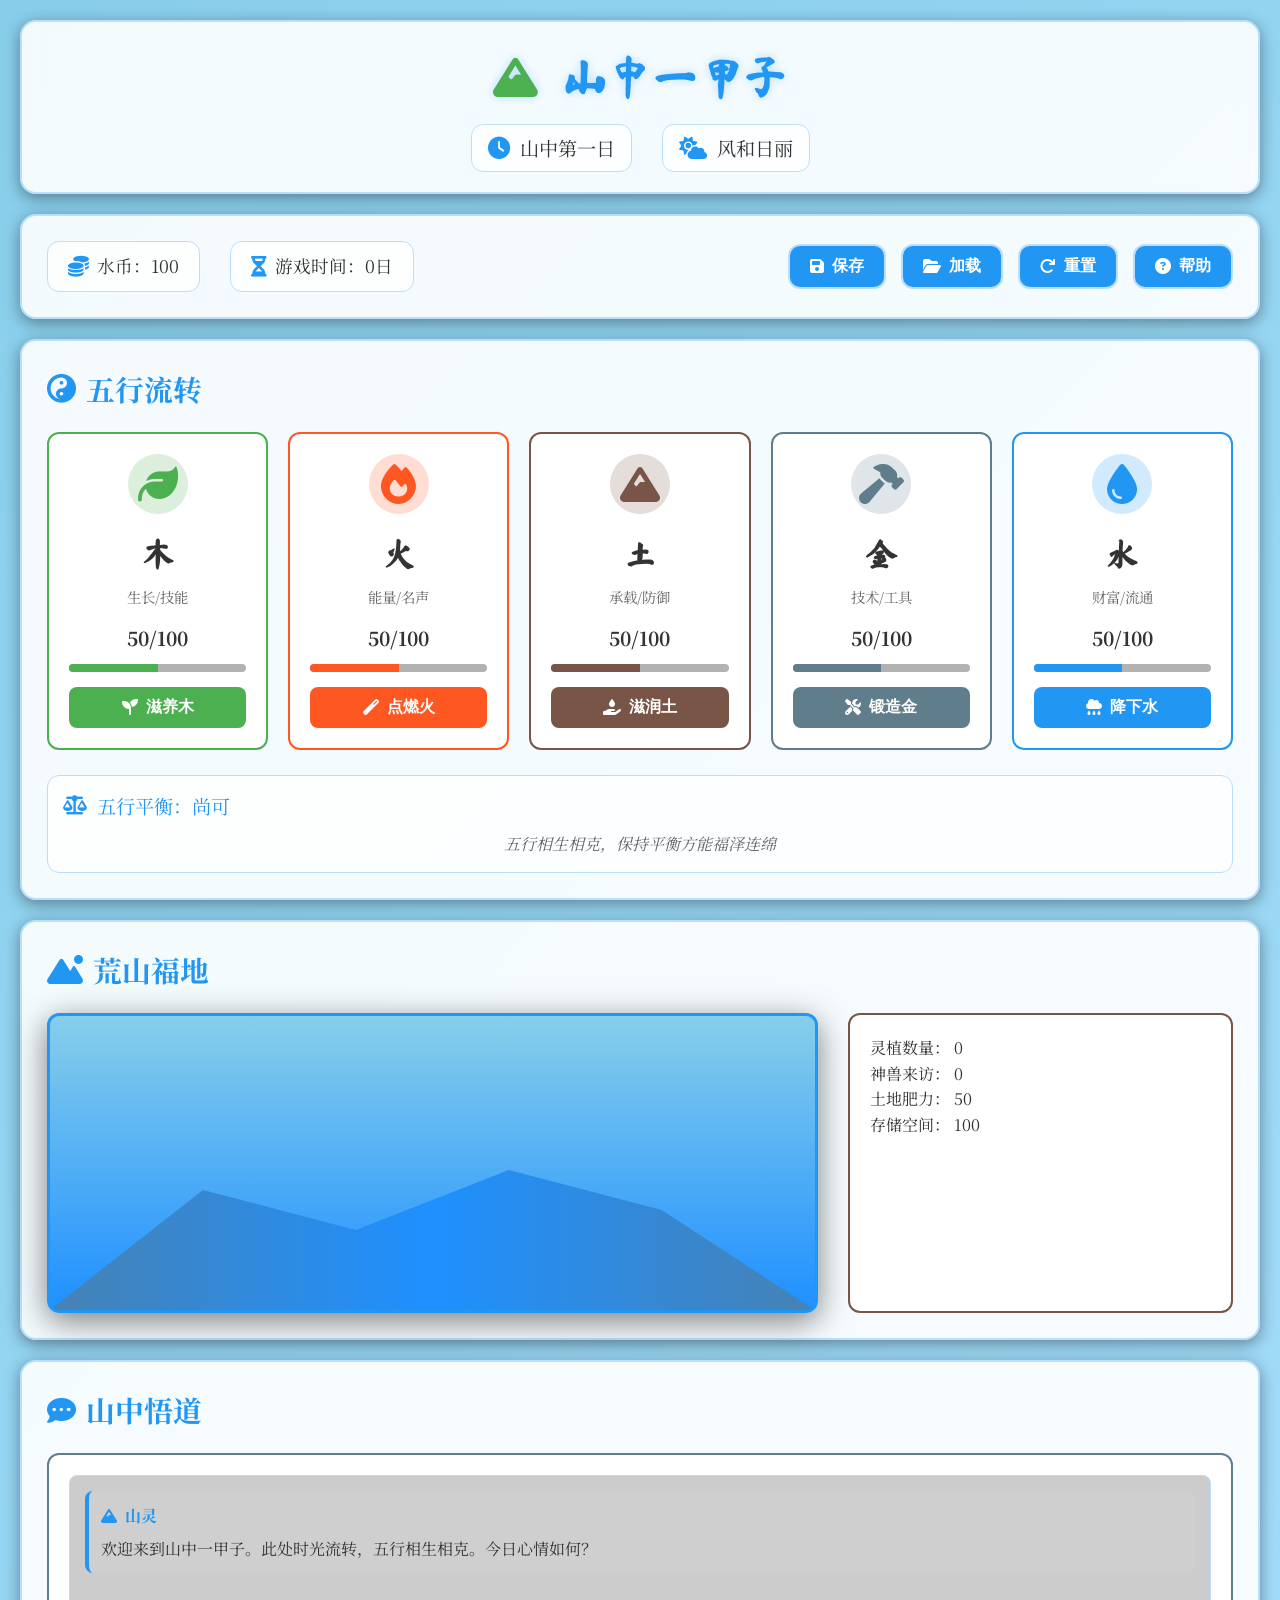
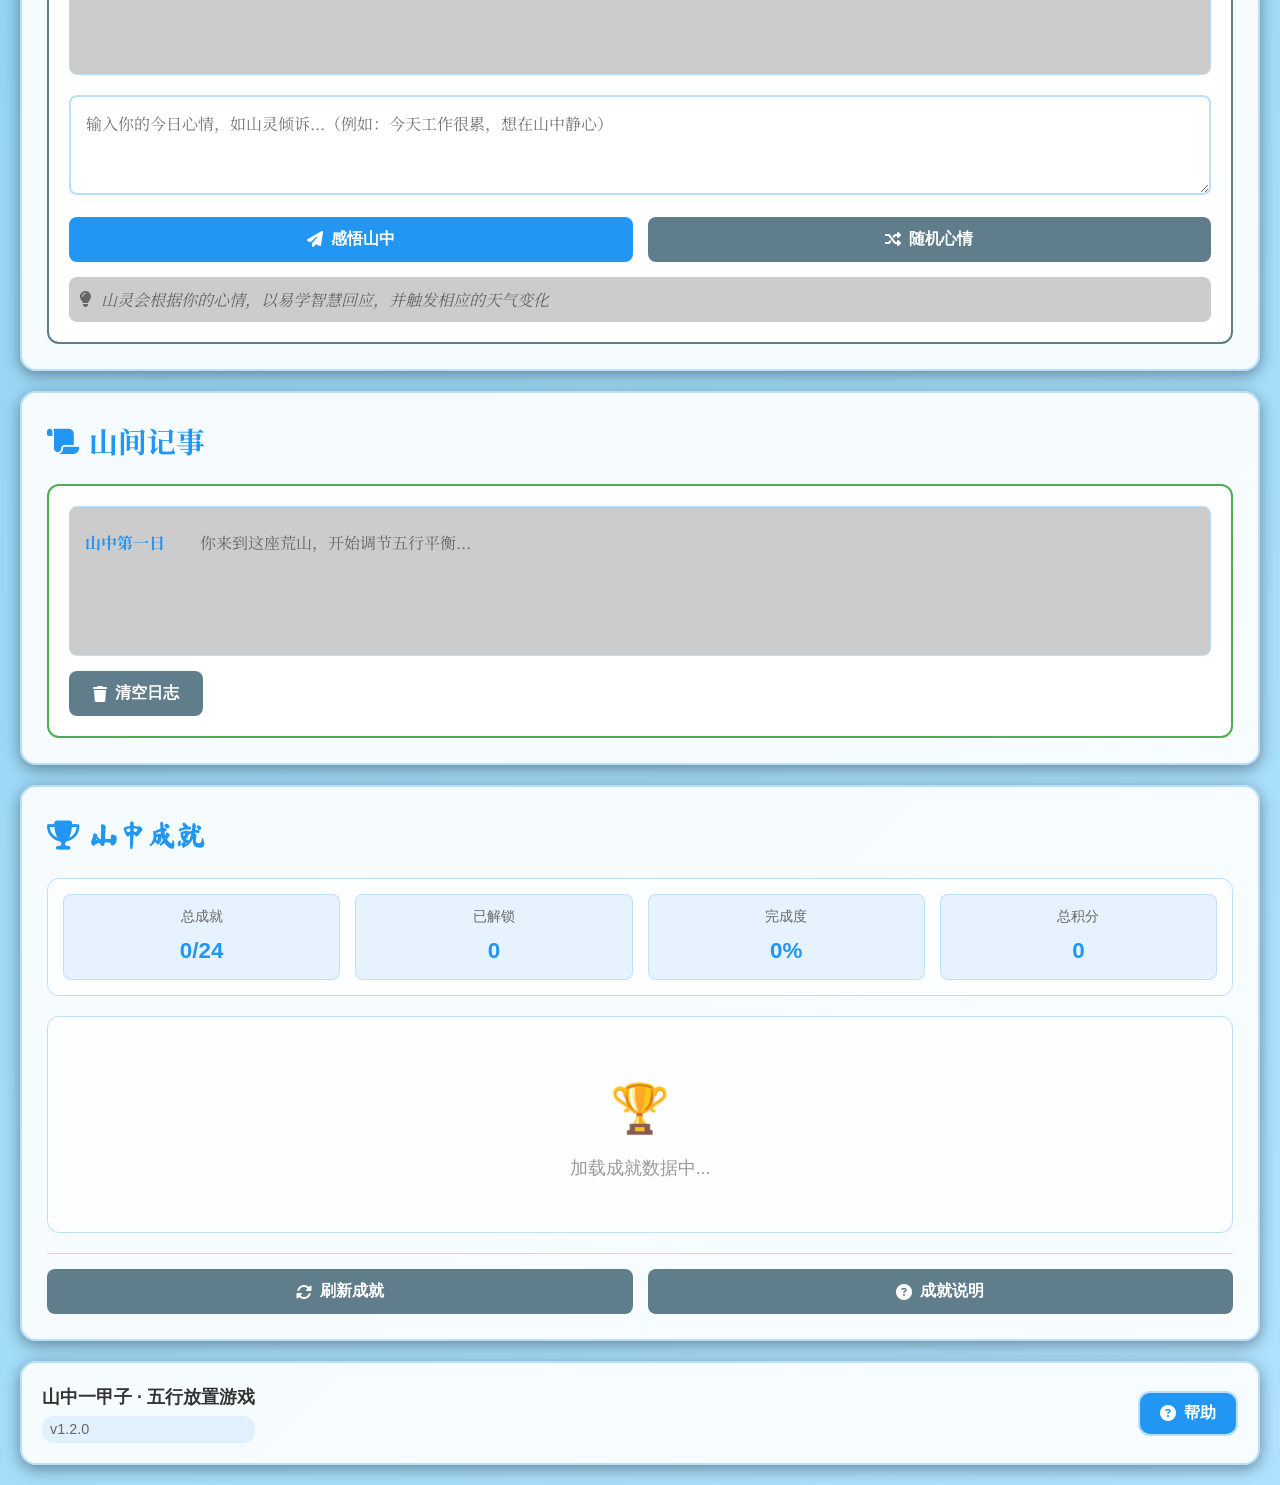
<file: index.html>
<!DOCTYPE html>
<html lang="zh-CN">
<head>
    <meta charset="UTF-8">
    <meta name="viewport" content="width=device-width, initial-scale=1.0">
    <title>山中一甲子 - 五行放置游戏</title>
    <link rel="stylesheet" href="styles.css">
    <link rel="stylesheet" href="achievement-effects.css">
    <link href="https://fonts.googleapis.com/css2?family=Ma+Shan+Zheng&family=Noto+Serif+SC:wght@400;700&display=swap" rel="stylesheet">
    <link rel="stylesheet" href="https://cdnjs.cloudflare.com/ajax/libs/font-awesome/6.4.0/css/all.min.css">
</head>
<body>
    <div class="container">
        <!-- 游戏标题和状态栏 -->
        <header class="game-header">
            <h1 class="game-title"><i class="fas fa-mountain"></i> 山中一甲子</h1>
            <div class="game-stats">
                <div class="time-display">
                    <i class="fas fa-clock"></i>
                    <span id="game-time">山中第一日</span>
                </div>
                <div class="weather-display">
                    <i class="fas fa-cloud-sun" id="weather-icon"></i>
                    <span id="weather-text">风和日丽</span>
                </div>
            </div>
        </header>

        <!-- 游戏控制栏 -->
        <section class="game-control-section">
            <div class="control-panel">
                <div class="resource-display">
                    <div class="resource-item">
                        <i class="fas fa-coins"></i>
                        <span>水币：<span id="water-coins">100</span></span>
                    </div>
                    <div class="resource-item">
                        <i class="fas fa-hourglass-half"></i>
                        <span>游戏时间：<span id="total-time">0</span>日</span>
                    </div>
                </div>
                
                <div class="game-controls">
                    <button id="save-game-btn" class="control-btn">
                        <i class="fas fa-save"></i> 保存
                    </button>
                    <button id="load-game-btn" class="control-btn">
                        <i class="fas fa-folder-open"></i> 加载
                    </button>
                    <button id="reset-game-btn" class="control-btn">
                        <i class="fas fa-redo"></i> 重置
                    </button>
                    <button id="help-btn" class="control-btn">
                        <i class="fas fa-question-circle"></i> 帮助
                    </button>
                </div>
            </div>
        </section>

        <!-- 主游戏区域 -->
        <main class="game-main">
            <!-- 五行平衡显示 -->
            <section class="five-elements-section">
                <h2><i class="fas fa-yin-yang"></i> 五行流转</h2>
                <div class="elements-container">
                    <div class="element-card wood" data-element="wood">
                        <div class="element-icon">
                            <i class="fas fa-leaf"></i>
                        </div>
                        <h3>木</h3>
                        <p class="element-desc">生长/技能</p>
                        <div class="element-value">
                            <span id="wood-value">50</span>/100
                        </div>
                        <div class="element-bar">
                            <div class="element-fill" id="wood-fill" style="width: 50%"></div>
                        </div>
                        <button class="element-btn" data-action="increase-wood">
                            <i class="fas fa-seedling"></i> 滋养木
                        </button>
                    </div>

                    <div class="element-card fire" data-element="fire">
                        <div class="element-icon">
                            <i class="fas fa-fire"></i>
                        </div>
                        <h3>火</h3>
                        <p class="element-desc">能量/名声</p>
                        <div class="element-value">
                            <span id="fire-value">50</span>/100
                        </div>
                        <div class="element-bar">
                            <div class="element-fill" id="fire-fill" style="width: 50%"></div>
                        </div>
                        <button class="element-btn" data-action="increase-fire">
                            <i class="fas fa-magic"></i> 点燃火
                        </button>
                    </div>

                    <div class="element-card earth" data-element="earth">
                        <div class="element-icon">
                            <i class="fas fa-mountain"></i>
                        </div>
                        <h3>土</h3>
                        <p class="element-desc">承载/防御</p>
                        <div class="element-value">
                            <span id="earth-value">50</span>/100
                        </div>
                        <div class="element-bar">
                            <div class="element-fill" id="earth-fill" style="width: 50%"></div>
                        </div>
                        <button class="element-btn" data-action="increase-earth">
                            <i class="fas fa-hand-holding-water"></i> 滋润土
                        </button>
                    </div>

                    <div class="element-card metal" data-element="metal">
                        <div class="element-icon">
                            <i class="fas fa-hammer"></i>
                        </div>
                        <h3>金</h3>
                        <p class="element-desc">技术/工具</p>
                        <div class="element-value">
                            <span id="metal-value">50</span>/100
                        </div>
                        <div class="element-bar">
                            <div class="element-fill" id="metal-fill" style="width: 50%"></div>
                        </div>
                        <button class="element-btn" data-action="increase-metal">
                            <i class="fas fa-tools"></i> 锻造金
                        </button>
                    </div>

                    <div class="element-card water" data-element="water">
                        <div class="element-icon">
                            <i class="fas fa-tint"></i>
                        </div>
                        <h3>水</h3>
                        <p class="element-desc">财富/流通</p>
                        <div class="element-value">
                            <span id="water-value">50</span>/100
                        </div>
                        <div class="element-bar">
                            <div class="element-fill" id="water-fill" style="width: 50%"></div>
                        </div>
                        <button class="element-btn" data-action="increase-water">
                            <i class="fas fa-cloud-rain"></i> 降下水
                        </button>
                    </div>
                </div>
                
                <div class="balance-indicator">
                    <div class="balance-status">
                        <i class="fas fa-balance-scale"></i>
                        <span id="balance-text">五行平衡：尚可</span>
                    </div>
                    <div class="balance-tip" id="balance-tip">
                        五行相生相克，保持平衡方能福泽连绵
                    </div>
                </div>
            </section>

            <!-- 荒山显示和交互 -->
            <section class="mountain-section">
                <h2><i class="fas fa-mountain-sun"></i> 荒山福地</h2>
                <div class="mountain-display">
                    <div class="mountain-visual" id="mountain-visual">
                        <!-- 动态生成的荒山元素 -->
                        <div class="mountain-base"></div>
                        <div class="mountain-plants" id="mountain-plants"></div>
                        <div class="mountain-animals" id="mountain-animals"></div>
                        <div class="weather-effect" id="weather-effect"></div>
                    </div>
                    <div class="mountain-stats">
                        <div class="stat-item">
                            <span class="stat-label">灵植数量：</span>
                            <span class="stat-value" id="plant-count">0</span>
                        </div>
                        <div class="stat-item">
                            <span class="stat-label">神兽来访：</span>
                            <span class="stat-value" id="animal-count">0</span>
                        </div>
                        <div class="stat-item">
                            <span class="stat-label">土地肥力：</span>
                            <span class="stat-value" id="soil-fertility">50</span>
                        </div>
                        <div class="stat-item">
                            <span class="stat-label">存储空间：</span>
                            <span class="stat-value" id="storage-capacity">100</span>
                        </div>
                    </div>
                </div>
            </section>

            <!-- AI对话区域 -->
            <section class="ai-dialogue-section">
                <h2><i class="fas fa-comment-dots"></i> 山中悟道</h2>
                <div class="dialogue-container">
                    <div class="dialogue-history" id="dialogue-history">
                        <div class="dialogue-message system">
                            <div class="message-header">
                                <i class="fas fa-mountain"></i> 山灵
                            </div>
                            <div class="message-content">
                                欢迎来到山中一甲子。此处时光流转，五行相生相克。今日心情如何？
                            </div>
                        </div>
                    </div>
                    
                    <div class="dialogue-input">
                        <textarea id="mood-input" placeholder="输入你的今日心情，如山灵倾诉...（例如：今天工作很累，想在山中静心）"></textarea>
                        <div class="dialogue-actions">
                            <button id="send-mood-btn" class="primary-btn">
                                <i class="fas fa-paper-plane"></i> 感悟山中
                            </button>
                            <button id="auto-mood-btn" class="secondary-btn">
                                <i class="fas fa-random"></i> 随机心情
                            </button>
                        </div>
                    </div>
                    
                    <div class="dialogue-tips">
                        <i class="fas fa-lightbulb"></i>
                        山灵会根据你的心情，以易学智慧回应，并触发相应的天气变化
                    </div>
                </div>
            </section>

            <!-- 游戏日志 -->
            <section class="game-log-section">
                <h2><i class="fas fa-scroll"></i> 山间记事</h2>
                <div class="log-container">
                    <div class="log-entries" id="log-entries">
                        <div class="log-entry">
                            <span class="log-time">山中第一日</span>
                            <span class="log-content">你来到这座荒山，开始调节五行平衡...</span>
                        </div>
                    </div>
                    <button id="clear-log-btn" class="secondary-btn">
                        <i class="fas fa-trash"></i> 清空日志
                    </button>
                </div>
            </section>

            <!-- 成就系统 -->
            <section class="achievements-section">
                <h2><i class="fas fa-trophy"></i> 山中成就</h2>
                <div class="achievements-container">
                    <div class="achievements-stats-bar">
                        <div class="achievement-stat-item" id="total-achievements">
                            <div class="achievement-stat-label">总成就</div>
                            <div class="achievement-stat-value">0/24</div>
                        </div>
                        <div class="achievement-stat-item" id="unlocked-achievements">
                            <div class="achievement-stat-label">已解锁</div>
                            <div class="achievement-stat-value">0</div>
                        </div>
                        <div class="achievement-stat-item" id="completion-rate">
                            <div class="achievement-stat-label">完成度</div>
                            <div class="achievement-stat-value">0%</div>
                        </div>
                        <div class="achievement-stat-item" id="total-points">
                            <div class="achievement-stat-label">总积分</div>
                            <div class="achievement-stat-value">0</div>
                        </div>
                    </div>
                    
                    <div class="achievements-list" id="achievements-list">
                        <div class="achievement-placeholder">
                            <div class="placeholder-icon">🏆</div>
                            <div class="placeholder-text">加载成就数据中...</div>
                        </div>
                    </div>
                    
                    <div class="achievement-actions">
                        <button id="refresh-achievements-btn" class="secondary-btn">
                            <i class="fas fa-sync-alt"></i> 刷新成就
                        </button>
                        <button id="achievement-help-btn" class="secondary-btn">
                            <i class="fas fa-question-circle"></i> 成就说明
                        </button>
                    </div>
                </div>
            </section>
        </main>
        
        <!-- 游戏底部 -->
        <footer class="game-footer">
            <div class="footer-info">
                <span>山中一甲子 · 五行放置游戏</span>
                <span id="game-version">v1.2.0</span>
            </div>
            <div class="footer-controls">
                <button id="help-btn" class="control-btn">
                    <i class="fas fa-question-circle"></i> 帮助
                </button>
            </div>
        </footer>
    </div>

    <!-- 帮助模态框 -->
    <div id="help-modal" class="modal">
        <div class="modal-content">
            <div class="modal-header">
                <h3><i class="fas fa-book"></i> 山中一甲子 · 游戏说明</h3>
                <button class="close-modal">&times;</button>
            </div>
            <div class="modal-body">
                <h4>游戏世界观</h4>
                <p>你拥有一座基于"地山谦"卦象的荒山，目标是通过调节"金木水火土"的平衡，让荒山长出灵植、吸引神兽，最终变成世外桃源。</p>
                
                <h4>五行流转机制</h4>
                <ul>
                    <li><strong>木（生长/技能）</strong>：决定植物的生长速度</li>
                    <li><strong>火（能量/名声）</strong>：决定荒山的温度与吸引神兽的概率</li>
                    <li><strong>土（承载/防御）</strong>：决定土地肥力与存储空间</li>
                    <li><strong>金（技术/工具）</strong>：决定采集资源的效率与工具升级</li>
                    <li><strong>水（财富/流通）</strong>：作为核心货币，调节火的燥气</li>
                </ul>
                
                <h4>AI互动功能</h4>
                <p>输入你的每日情绪，山灵会以易学智慧回应，并触发相应的天气变化（如：降下"壬水雨"增加水元素）。</p>
                
                <h4>五行相生相克</h4>
                <p>木生火，火生土，土生金，金生水，水生木。相克：木克土，土克水，水克火，火克金，金克木。</p>
                
                <h4>水币系统说明</h4>
                <p>水币是游戏中的核心货币，用于调节五行元素。获取方式：</p>
                <ul>
                    <li><strong>每日自动收入</strong>：每天获得水元素值 ÷ 10 的水币</li>
                    <li><strong>五行平衡奖励</strong>：五行极佳平衡每天额外获得20水币，良好平衡获得10水币</li>
                    <li><strong>初始资金</strong>：游戏开始时获得100水币</li>
                </ul>
                <p>水币消耗：每次调节五行元素消耗10水币。</p>
                <p><strong>游戏策略</strong>：优先提升水元素可以增加每日收入，形成良性循环。</p>
            </div>
        </div>
    </div>

    <script src="ai-service.js"></script>
    <script src="achievements.js"></script>
    <script src="visual-effects.js"></script>
    <script src="victory-screen.js"></script>
    <script src="game.js"></script>
</body>
</html>
</file>
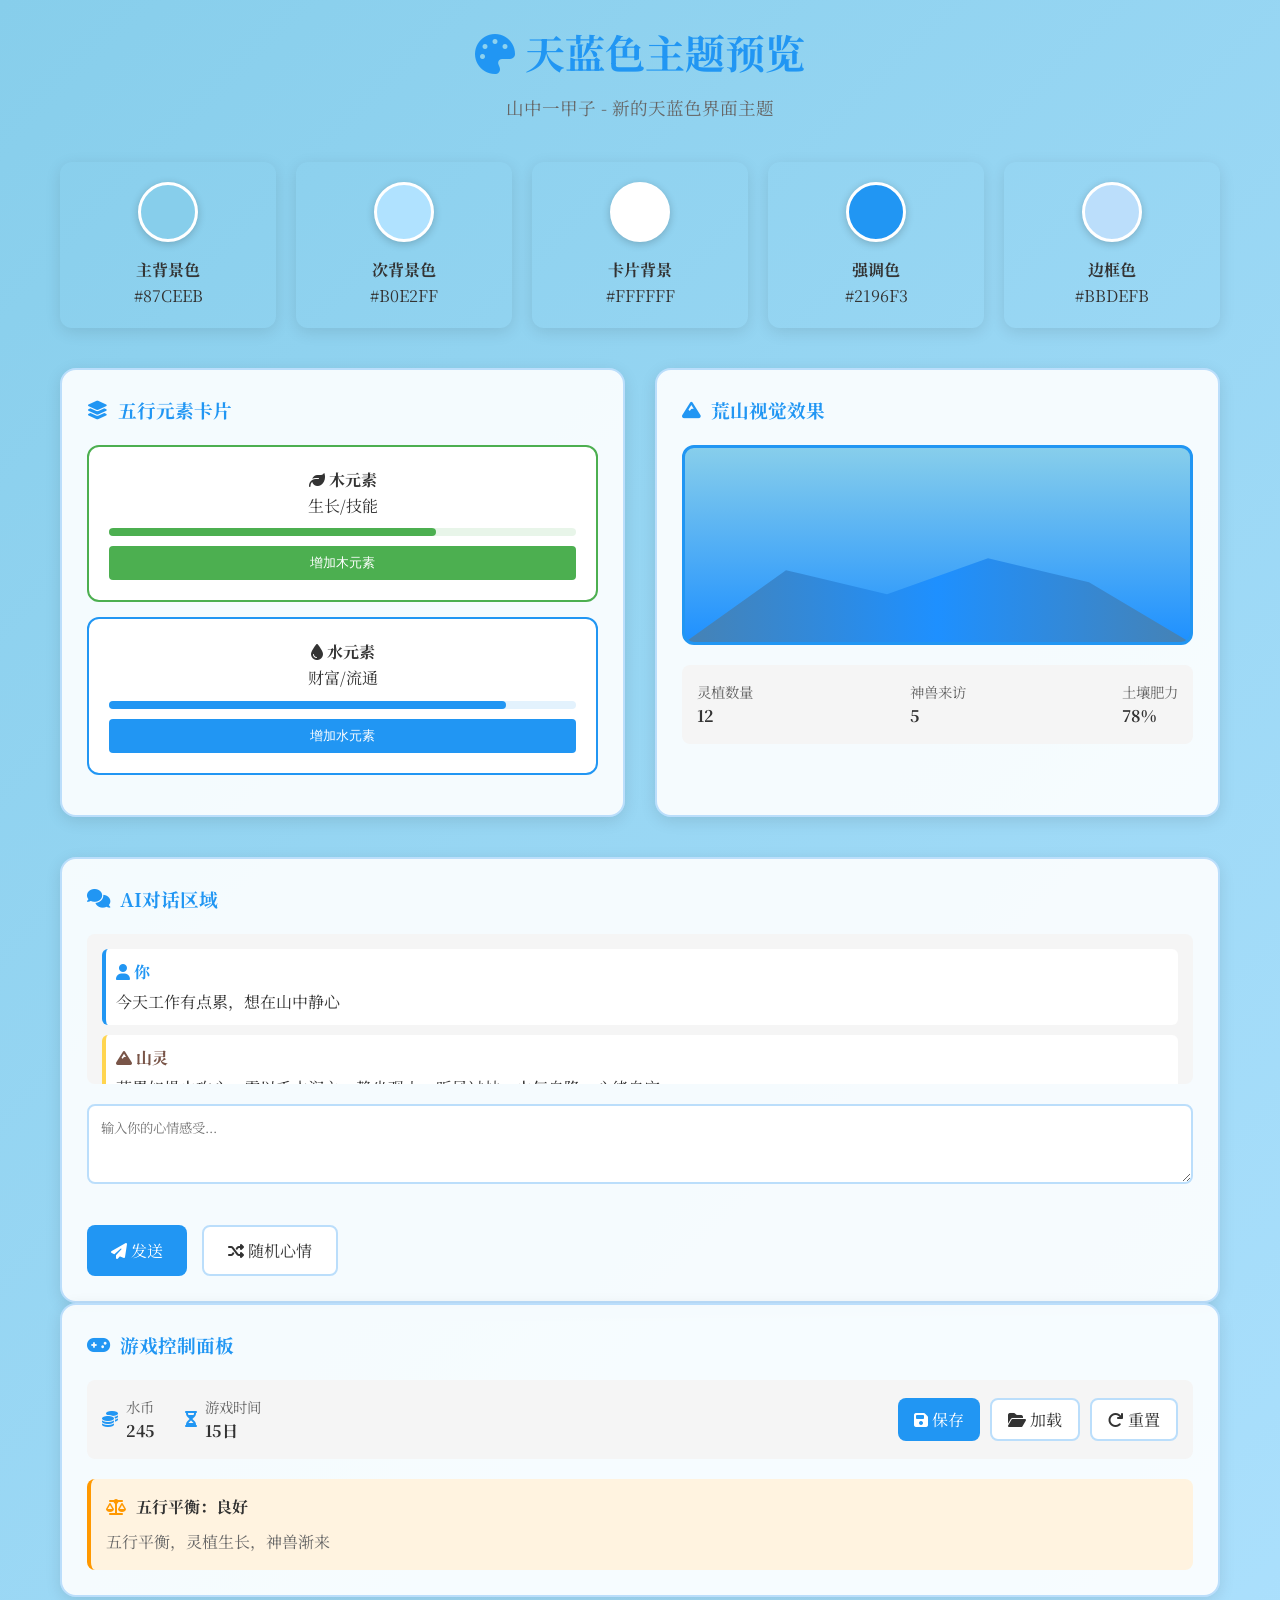
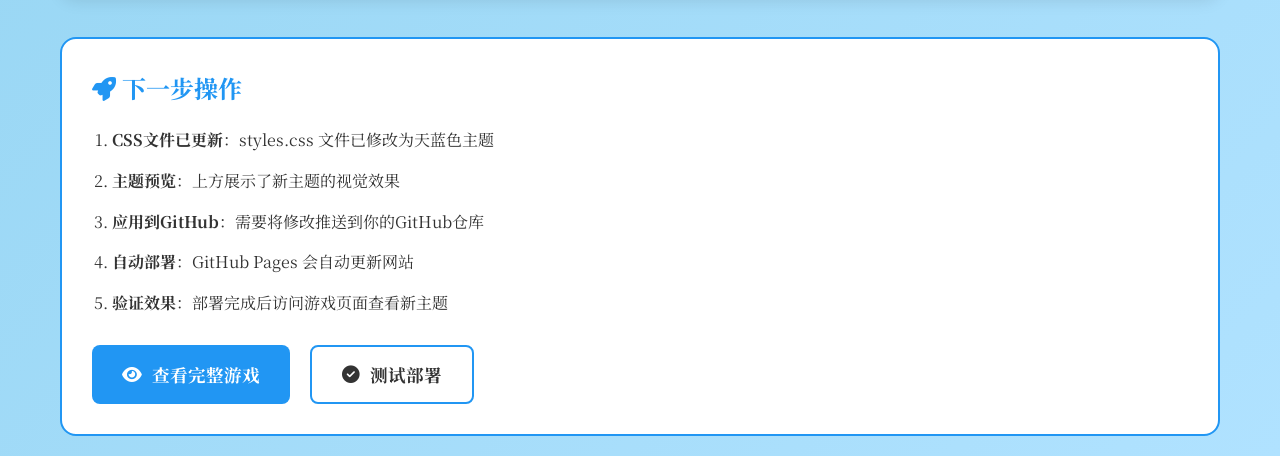
<file: preview_blue_theme.html>
<!DOCTYPE html>
<html lang="zh-CN">
<head>
    <meta charset="UTF-8">
    <meta name="viewport" content="width=device-width, initial-scale=1.0">
    <title>天蓝色主题预览 - 山中一甲子</title>
    <link rel="stylesheet" href="styles.css">
    <link href="https://fonts.googleapis.com/css2?family=Ma+Shan+Zheng&family=Noto+Serif+SC:wght@400;700&display=swap" rel="stylesheet">
    <link rel="stylesheet" href="https://cdnjs.cloudflare.com/ajax/libs/font-awesome/6.4.0/css/all.min.css">
    <style>
        .preview-container {
            max-width: 1200px;
            margin: 0 auto;
            padding: 20px;
        }
        
        .preview-header {
            text-align: center;
            margin-bottom: 40px;
        }
        
        .preview-header h1 {
            color: #2196F3;
            font-size: 2.5em;
            margin-bottom: 10px;
        }
        
        .preview-header p {
            color: #666;
            font-size: 1.1em;
        }
        
        .color-palette {
            display: grid;
            grid-template-columns: repeat(5, 1fr);
            gap: 20px;
            margin-bottom: 40px;
        }
        
        .color-item {
            text-align: center;
            padding: 20px;
            border-radius: 12px;
            box-shadow: 0 4px 16px rgba(0, 0, 0, 0.1);
        }
        
        .color-swatch {
            width: 60px;
            height: 60px;
            border-radius: 50%;
            margin: 0 auto 15px;
            border: 3px solid white;
            box-shadow: 0 2px 8px rgba(0, 0, 0, 0.2);
        }
        
        .theme-preview {
            display: grid;
            grid-template-columns: repeat(2, 1fr);
            gap: 30px;
            margin-bottom: 40px;
        }
        
        .preview-card {
            background: rgba(255, 255, 255, 0.9);
            border-radius: 16px;
            padding: 25px;
            border: 2px solid #BBDEFB;
            box-shadow: 0 4px 16px rgba(0, 0, 0, 0.1);
        }
        
        .preview-card h3 {
            color: #2196F3;
            margin-bottom: 20px;
            display: flex;
            align-items: center;
            gap: 10px;
        }
        
        .preview-element {
            background: white;
            border-radius: 12px;
            padding: 20px;
            text-align: center;
            margin-bottom: 15px;
            border: 2px solid transparent;
        }
        
        .preview-element.wood { border-color: #4CAF50; }
        .preview-element.fire { border-color: #FF5722; }
        .preview-element.earth { border-color: #795548; }
        .preview-element.metal { border-color: #607D8B; }
        .preview-element.water { border-color: #2196F3; }
        
        .preview-mountain {
            height: 200px;
            background: linear-gradient(to bottom, #87CEEB, #1E90FF);
            border-radius: 12px;
            position: relative;
            overflow: hidden;
            border: 3px solid #2196F3;
        }
        
        .mountain-preview {
            position: absolute;
            bottom: 0;
            left: 0;
            right: 0;
            height: 120px;
            background: linear-gradient(to right, #4682B4, #1E90FF, #4682B4);
            clip-path: polygon(0% 100%, 20% 40%, 40% 60%, 60% 30%, 80% 50%, 100% 100%);
        }
        
        .preview-buttons {
            display: flex;
            gap: 15px;
            margin-top: 20px;
        }
        
        .preview-btn {
            padding: 12px 24px;
            border: none;
            border-radius: 8px;
            font-family: 'Noto Serif SC', serif;
            font-size: 1rem;
            cursor: pointer;
            transition: all 0.3s ease;
        }
        
        .preview-btn.primary {
            background: #2196F3;
            color: white;
        }
        
        .preview-btn.secondary {
            background: white;
            color: #333;
            border: 2px solid #BBDEFB;
        }
        
        .preview-btn:hover {
            transform: translateY(-2px);
            box-shadow: 0 4px 12px rgba(0, 0, 0, 0.2);
        }
        
        .next-steps {
            background: white;
            border-radius: 16px;
            padding: 30px;
            margin-top: 40px;
            border: 2px solid #2196F3;
        }
        
        .next-steps h2 {
            color: #2196F3;
            margin-bottom: 20px;
        }
        
        .next-steps ol {
            padding-left: 20px;
        }
        
        .next-steps li {
            margin-bottom: 15px;
            line-height: 1.6;
        }
        
        .action-buttons {
            display: flex;
            gap: 20px;
            margin-top: 30px;
        }
        
        .action-btn {
            padding: 15px 30px;
            border: none;
            border-radius: 8px;
            font-family: 'Noto Serif SC', serif;
            font-size: 1.1rem;
            font-weight: bold;
            cursor: pointer;
            display: flex;
            align-items: center;
            gap: 10px;
            transition: all 0.3s ease;
        }
        
        .action-btn.apply {
            background: #2196F3;
            color: white;
        }
        
        .action-btn.preview {
            background: white;
            color: #333;
            border: 2px solid #2196F3;
        }
        
        .action-btn:hover {
            transform: translateY(-2px);
            box-shadow: 0 6px 20px rgba(33, 150, 243, 0.3);
        }
    </style>
</head>
<body>
    <div class="preview-container">
        <div class="preview-header">
            <h1><i class="fas fa-palette"></i> 天蓝色主题预览</h1>
            <p>山中一甲子 - 新的天蓝色界面主题</p>
        </div>
        
        <div class="color-palette">
            <div class="color-item">
                <div class="color-swatch" style="background: #87CEEB;"></div>
                <h4>主背景色</h4>
                <p>#87CEEB</p>
            </div>
            <div class="color-item">
                <div class="color-swatch" style="background: #B0E2FF;"></div>
                <h4>次背景色</h4>
                <p>#B0E2FF</p>
            </div>
            <div class="color-item">
                <div class="color-swatch" style="background: #FFFFFF;"></div>
                <h4>卡片背景</h4>
                <p>#FFFFFF</p>
            </div>
            <div class="color-item">
                <div class="color-swatch" style="background: #2196F3;"></div>
                <h4>强调色</h4>
                <p>#2196F3</p>
            </div>
            <div class="color-item">
                <div class="color-swatch" style="background: #BBDEFB;"></div>
                <h4>边框色</h4>
                <p>#BBDEFB</p>
            </div>
        </div>
        
        <div class="theme-preview">
            <div class="preview-card">
                <h3><i class="fas fa-layer-group"></i> 五行元素卡片</h3>
                <div class="preview-element wood">
                    <h4><i class="fas fa-leaf"></i> 木元素</h4>
                    <p>生长/技能</p>
                    <div style="height: 8px; background: #E8F5E9; border-radius: 4px; margin: 10px 0;">
                        <div style="width: 70%; height: 100%; background: #4CAF50; border-radius: 4px;"></div>
                    </div>
                    <button style="background: #4CAF50; color: white; border: none; padding: 8px 16px; border-radius: 4px; width: 100%;">增加木元素</button>
                </div>
                <div class="preview-element water">
                    <h4><i class="fas fa-tint"></i> 水元素</h4>
                    <p>财富/流通</p>
                    <div style="height: 8px; background: #E3F2FD; border-radius: 4px; margin: 10px 0;">
                        <div style="width: 85%; height: 100%; background: #2196F3; border-radius: 4px;"></div>
                    </div>
                    <button style="background: #2196F3; color: white; border: none; padding: 8px 16px; border-radius: 4px; width: 100%;">增加水元素</button>
                </div>
            </div>
            
            <div class="preview-card">
                <h3><i class="fas fa-mountain"></i> 荒山视觉效果</h3>
                <div class="preview-mountain">
                    <div class="mountain-preview"></div>
                </div>
                <div style="display: flex; justify-content: space-between; margin-top: 20px; padding: 15px; background: #F5F5F5; border-radius: 8px;">
                    <div>
                        <div style="color: #666; font-size: 0.9em;">灵植数量</div>
                        <div style="font-weight: bold; color: #333;">12</div>
                    </div>
                    <div>
                        <div style="color: #666; font-size: 0.9em;">神兽来访</div>
                        <div style="font-weight: bold; color: #333;">5</div>
                    </div>
                    <div>
                        <div style="color: #666; font-size: 0.9em;">土壤肥力</div>
                        <div style="font-weight: bold; color: #333;">78%</div>
                    </div>
                </div>
            </div>
        </div>
        
        <div class="preview-card">
            <h3><i class="fas fa-comments"></i> AI对话区域</h3>
            <div style="height: 150px; background: #F5F5F5; border-radius: 8px; padding: 15px; margin-bottom: 20px; overflow-y: auto;">
                <div style="margin-bottom: 10px; padding: 10px; background: white; border-radius: 6px; border-left: 4px solid #2196F3;">
                    <div style="color: #2196F3; font-weight: bold; margin-bottom: 5px;"><i class="fas fa-user"></i> 你</div>
                    <div>今天工作有点累，想在山中静心</div>
                </div>
                <div style="padding: 10px; background: white; border-radius: 6px; border-left: 4px solid #FFD54F;">
                    <div style="color: #795548; font-weight: bold; margin-bottom: 5px;"><i class="fas fa-mountain"></i> 山灵</div>
                    <div>劳累如燥火攻心，需以壬水润之。静坐观山，听风过林，火气自降，心绪自宁。</div>
                </div>
            </div>
            <textarea placeholder="输入你的心情感受..." style="width: 100%; height: 80px; padding: 12px; border: 2px solid #BBDEFB; border-radius: 8px; margin-bottom: 15px; font-family: 'Noto Serif SC', serif;"></textarea>
            <div class="preview-buttons">
                <button class="preview-btn primary"><i class="fas fa-paper-plane"></i> 发送</button>
                <button class="preview-btn secondary"><i class="fas fa-random"></i> 随机心情</button>
            </div>
        </div>
        
        <div class="preview-card">
            <h3><i class="fas fa-gamepad"></i> 游戏控制面板</h3>
            <div style="display: flex; justify-content: space-between; align-items: center; margin-bottom: 20px; padding: 15px; background: #F5F5F5; border-radius: 8px;">
                <div style="display: flex; gap: 30px;">
                    <div style="display: flex; align-items: center; gap: 8px;">
                        <i class="fas fa-coins" style="color: #2196F3;"></i>
                        <div>
                            <div style="color: #666; font-size: 0.9em;">水币</div>
                            <div style="font-weight: bold; color: #333;">245</div>
                        </div>
                    </div>
                    <div style="display: flex; align-items: center; gap: 8px;">
                        <i class="fas fa-hourglass-half" style="color: #2196F3;"></i>
                        <div>
                            <div style="color: #666; font-size: 0.9em;">游戏时间</div>
                            <div style="font-weight: bold; color: #333;">15日</div>
                        </div>
                    </div>
                </div>
                <div style="display: flex; gap: 10px;">
                    <button class="preview-btn primary" style="padding: 8px 16px;"><i class="fas fa-save"></i> 保存</button>
                    <button class="preview-btn secondary" style="padding: 8px 16px;"><i class="fas fa-folder-open"></i> 加载</button>
                    <button class="preview-btn secondary" style="padding: 8px 16px;"><i class="fas fa-redo"></i> 重置</button>
                </div>
            </div>
            <div style="background: #FFF3E0; padding: 15px; border-radius: 8px; border-left: 4px solid #FF9800;">
                <div style="display: flex; align-items: center; gap: 10px; margin-bottom: 10px;">
                    <i class="fas fa-balance-scale" style="color: #FF9800;"></i>
                    <div style="font-weight: bold; color: #333;">五行平衡：良好</div>
                </div>
                <div style="color: #666;">五行平衡，灵植生长，神兽渐来</div>
            </div>
        </div>
        
        <div class="next-steps">
            <h2><i class="fas fa-rocket"></i> 下一步操作</h2>
            <ol>
                <li><strong>CSS文件已更新</strong>：styles.css 文件已修改为天蓝色主题</li>
                <li><strong>主题预览</strong>：上方展示了新主题的视觉效果</li>
                <li><strong>应用到GitHub</strong>：需要将修改推送到你的GitHub仓库</li>
                <li><strong>自动部署</strong>：GitHub Pages 会自动更新网站</li>
                <li><strong>验证效果</strong>：部署完成后访问游戏页面查看新主题</li>
            </ol>
            
            <div class="action-buttons">
                <button class="action-btn apply" onclick="window.location.href='index.html'">
                    <i class="fas fa-eye"></i> 查看完整游戏
                </button>
                <button class="action-btn preview" onclick="window.location.href='test_deployment.html'">
                    <i class="fas fa-check-circle"></i> 测试部署
                </button>
            </div>
        </div>
    </div>
    
    <script>
        // 添加一些交互效果
        document.querySelectorAll('.preview-element').forEach(element => {
            element.addEventListener('mouseenter', function() {
                this.style.transform = 'translateY(-5px)';
                this.style.boxShadow = '0 8px 25px rgba(0, 0, 0, 0.15)';
            });
            
            element.addEventListener('mouseleave', function() {
                this.style.transform = 'translateY(0)';
                this.style.boxShadow = 'none';
            });
        });
        
        // 模拟按钮点击
        document.querySelectorAll('.preview-btn').forEach(button => {
            button.addEventListener('click', function() {
                const originalText = this.innerHTML;
                this.innerHTML = '<i class="fas fa-spinner fa-spin"></i> 处理中...';
                
                setTimeout(() => {
                    this.innerHTML = originalText;
                    alert('操作完成！');
                }, 1000);
            });
        });
    </script>
</body>
</html>
</file>
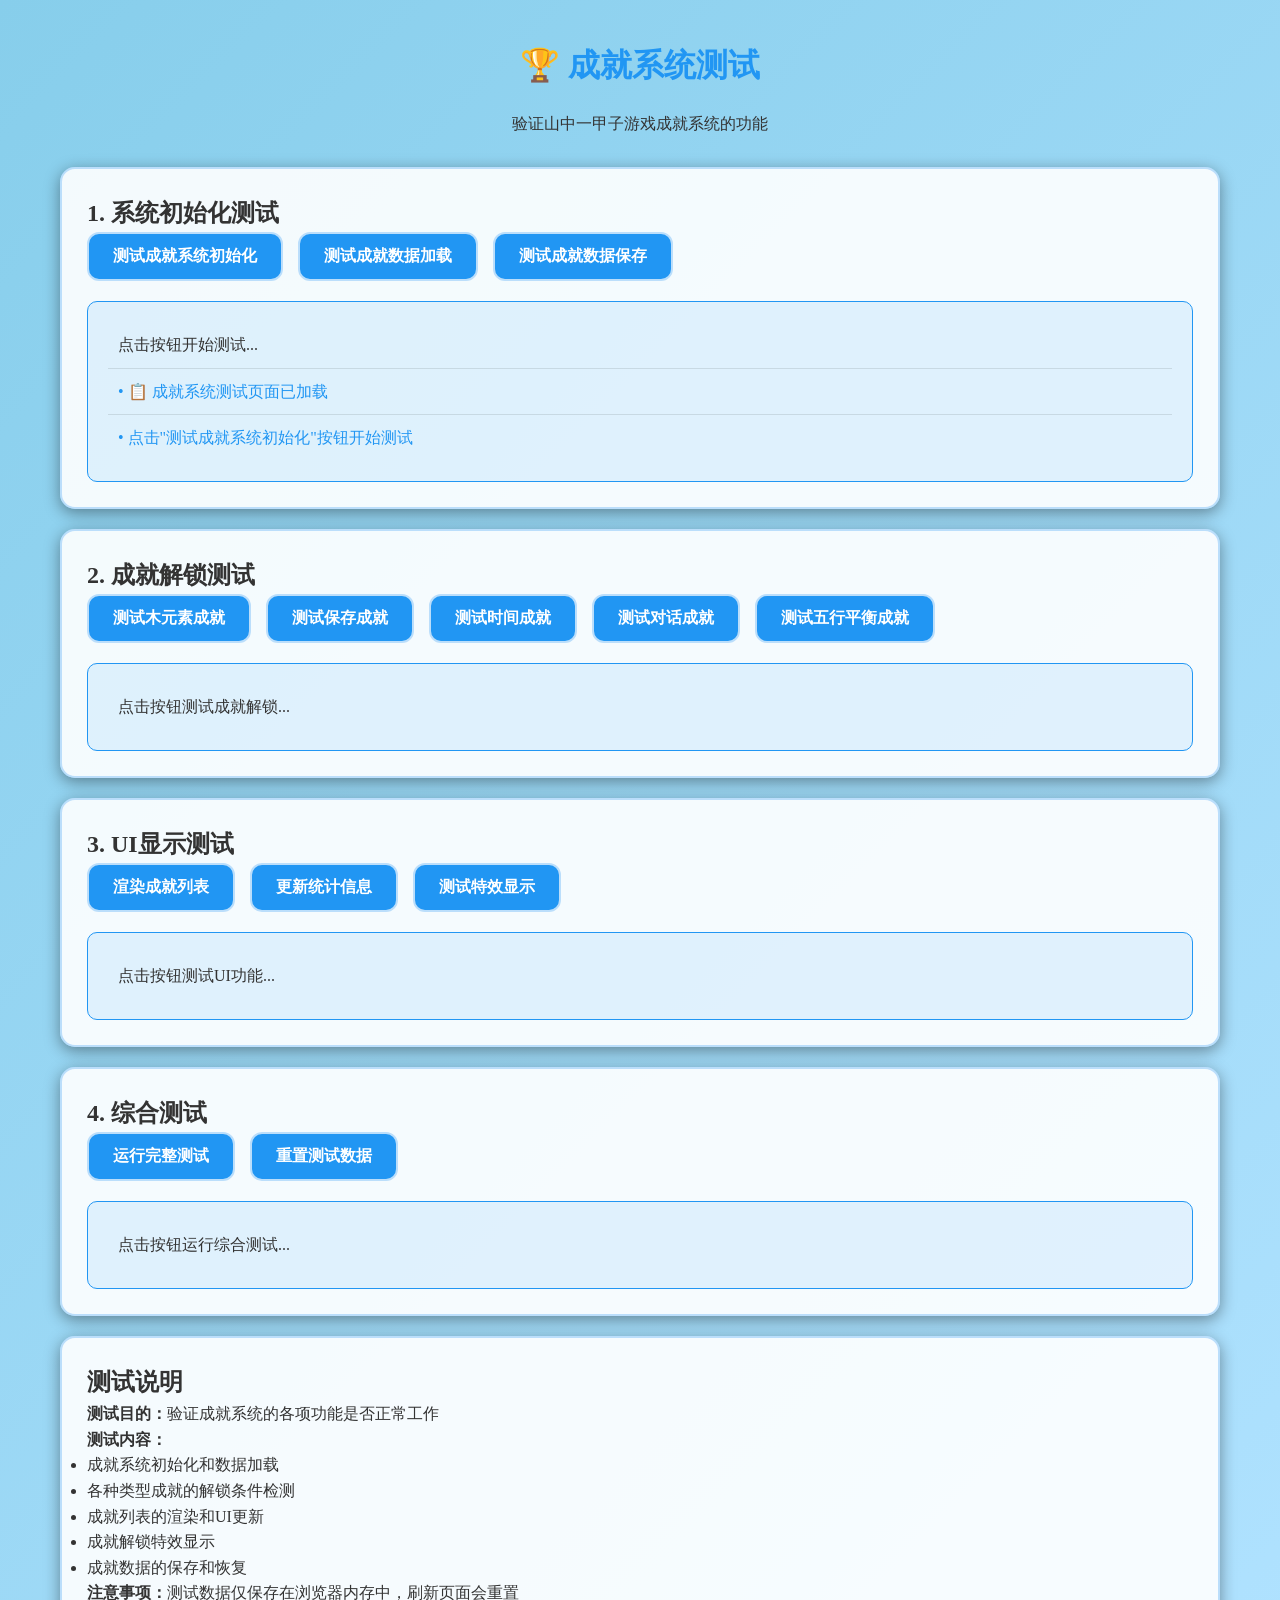
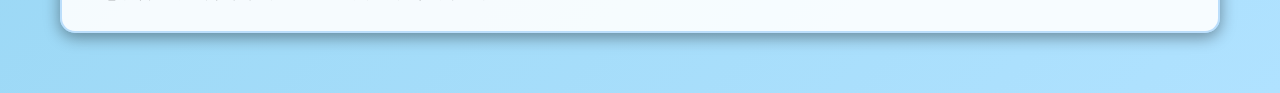
<file: test_achievements.html>
<!DOCTYPE html>
<html lang="zh-CN">
<head>
    <meta charset="UTF-8">
    <meta name="viewport" content="width=device-width, initial-scale=1.0">
    <title>成就系统测试 - 山中一甲子</title>
    <link rel="stylesheet" href="styles.css">
    <link rel="stylesheet" href="achievement-effects.css">
    <style>
        .test-container {
            max-width: 1200px;
            margin: 20px auto;
            padding: 20px;
        }
        
        .test-header {
            text-align: center;
            margin-bottom: 30px;
        }
        
        .test-section {
            background: rgba(255, 255, 255, 0.9);
            border-radius: 15px;
            padding: 25px;
            margin-bottom: 20px;
            border: 2px solid var(--border-color);
            box-shadow: var(--shadow-md);
        }
        
        .test-title {
            color: var(--accent-color);
            margin-bottom: 20px;
            font-family: 'Ma Shan Zheng', cursive;
            font-size: 2rem;
        }
        
        .test-buttons {
            display: flex;
            gap: 15px;
            flex-wrap: wrap;
            margin-bottom: 20px;
        }
        
        .test-btn {
            padding: 12px 24px;
            background: var(--water-color);
            border: 2px solid var(--border-color);
            border-radius: var(--radius-md);
            color: white;
            font-family: "Microsoft YaHei", "微软雅黑", sans-serif;
            font-weight: bold;
            font-size: 1rem;
            cursor: pointer;
            transition: all 0.3s ease;
        }
        
        .test-btn:hover {
            background: #1976D2;
            transform: translateY(-2px);
        }
        
        .test-results {
            background: rgba(33, 150, 243, 0.1);
            border-radius: 10px;
            padding: 20px;
            margin-top: 20px;
            border: 1px solid var(--accent-color);
        }
        
        .result-item {
            padding: 10px;
            border-bottom: 1px solid rgba(0, 0, 0, 0.1);
        }
        
        .result-item:last-child {
            border-bottom: none;
        }
        
        .result-success {
            color: #4CAF50;
            font-weight: bold;
        }
        
        .result-error {
            color: #F44336;
            font-weight: bold;
        }
        
        .result-info {
            color: #2196F3;
        }
    </style>
</head>
<body>
    <div class="test-container">
        <header class="test-header">
            <h1 class="test-title">🏆 成就系统测试</h1>
            <p>验证山中一甲子游戏成就系统的功能</p>
        </header>
        
        <section class="test-section">
            <h2>1. 系统初始化测试</h2>
            <div class="test-buttons">
                <button id="test-init" class="test-btn">测试成就系统初始化</button>
                <button id="test-load" class="test-btn">测试成就数据加载</button>
                <button id="test-save" class="test-btn">测试成就数据保存</button>
            </div>
            <div id="init-results" class="test-results">
                <div class="result-item">点击按钮开始测试...</div>
            </div>
        </section>
        
        <section class="test-section">
            <h2>2. 成就解锁测试</h2>
            <div class="test-buttons">
                <button id="test-wood-achievement" class="test-btn">测试木元素成就</button>
                <button id="test-save-achievement" class="test-btn">测试保存成就</button>
                <button id="test-time-achievement" class="test-btn">测试时间成就</button>
                <button id="test-dialogue-achievement" class="test-btn">测试对话成就</button>
                <button id="test-balance-achievement" class="test-btn">测试五行平衡成就</button>
            </div>
            <div id="unlock-results" class="test-results">
                <div class="result-item">点击按钮测试成就解锁...</div>
            </div>
        </section>
        
        <section class="test-section">
            <h2>3. UI显示测试</h2>
            <div class="test-buttons">
                <button id="test-render" class="test-btn">渲染成就列表</button>
                <button id="test-stats" class="test-btn">更新统计信息</button>
                <button id="test-effect" class="test-btn">测试特效显示</button>
            </div>
            <div id="ui-results" class="test-results">
                <div class="result-item">点击按钮测试UI功能...</div>
            </div>
        </section>
        
        <section class="test-section">
            <h2>4. 综合测试</h2>
            <div class="test-buttons">
                <button id="test-all" class="test-btn">运行完整测试</button>
                <button id="test-reset" class="test-btn">重置测试数据</button>
            </div>
            <div id="comprehensive-results" class="test-results">
                <div class="result-item">点击按钮运行综合测试...</div>
            </div>
        </section>
        
        <section class="test-section">
            <h2>测试说明</h2>
            <div class="test-info">
                <p><strong>测试目的：</strong>验证成就系统的各项功能是否正常工作</p>
                <p><strong>测试内容：</strong></p>
                <ul>
                    <li>成就系统初始化和数据加载</li>
                    <li>各种类型成就的解锁条件检测</li>
                    <li>成就列表的渲染和UI更新</li>
                    <li>成就解锁特效显示</li>
                    <li>成就数据的保存和恢复</li>
                </ul>
                <p><strong>注意事项：</strong>测试数据仅保存在浏览器内存中，刷新页面会重置</p>
            </div>
        </section>
    </div>
    
    <script src="achievements.js"></script>
    <script>
        // 测试结果管理器
        const TestManager = {
            results: {},
            
            addResult: function(section, message, type = 'info') {
                const resultsDiv = document.getElementById(`${section}-results`);
                if (!resultsDiv) return;
                
                const item = document.createElement('div');
                item.className = `result-item result-${type}`;
                item.innerHTML = `• ${message}`;
                resultsDiv.appendChild(item);
                resultsDiv.scrollTop = resultsDiv.scrollHeight;
            },
            
            clearResults: function(section) {
                const resultsDiv = document.getElementById(`${section}-results`);
                if (resultsDiv) {
                    resultsDiv.innerHTML = '';
                }
            }
        };
        
        // 模拟游戏状态
        const mockGameState = {
            elements: {
                wood: 50,
                fire: 50,
                earth: 50,
                metal: 50,
                water: 50
            },
            resources: {
                waterCoins: 100,
                totalDays: 0,
                currentDay: 1,
                totalWaterCoins: 0
            },
            mountain: {
                plants: 0,
                animals: 0,
                soilFertility: 50,
                storageCapacity: 100,
                storedItems: 0
            },
            gameTime: {
                hour: 8,
                minute: 0,
                day: 1,
                season: '春'
            },
            weather: {
                type: 'sunny',
                description: '风和日丽',
                effect: null
            },
            balance: '尚可',
            logs: [],
            dialogues: [],
            achievements: {
                saveCount: 0,
                dialogueCount: 0,
                day: 1,
                mountainLevel: 0,
                saved: {}
            }
        };
        
        // 测试函数
        function testInitialization() {
            TestManager.clearResults('init');
            
            try {
                // 测试成就管理器是否存在
                if (!window.achievementManager) {
                    TestManager.addResult('init', '❌ 成就管理器未定义', 'error');
                    return;
                }
                
                TestManager.addResult('init', '✅ 成就管理器已加载', 'success');
                
                // 测试初始化
                window.achievementManager.init(mockGameState.achievements.saved);
                TestManager.addResult('init', '✅ 成就系统初始化成功', 'success');
                
                // 测试统计数据
                const stats = window.achievementManager.getStats();
                TestManager.addResult('init', `📊 总成就数: ${stats.total}`, 'info');
                TestManager.addResult('init', `📊 已解锁: ${stats.unlocked}`, 'info');
                TestManager.addResult('init', `📊 完成度: ${stats.percentage}%`, 'info');
                TestManager.addResult('init', `📊 总积分: ${stats.totalPoints}`, 'info');
                
            } catch (error) {
                TestManager.addResult('init', `❌ 初始化失败: ${error.message}`, 'error');
            }
        }
        
        function testAchievementUnlock(type) {
            TestManager.clearResults('unlock');
            
            try {
                if (!window.achievementManager) {
                    TestManager.addResult('unlock', '❌ 成就系统未初始化', 'error');
                    return;
                }
                
                let testState = { ...mockGameState };
                let message = '';
                
                switch(type) {
                    case 'wood':
                        testState.elements.wood = 120;
                        message = '木元素达到120点';
                        break;
                    case 'save':
                        testState.achievements.saveCount = 5;
                        message = '保存游戏5次';
                        break;
                    case 'time':
                        testState.gameTime.day = 60;
                        message = '游戏时间达到60天';
                        break;
                    case 'dialogue':
                        testState.dialogues = new Array(15).fill({});
                        message = '对话15次';
                        break;
                    case 'balance':
                        testState.elements = { wood: 90, fire: 95, earth: 100, metal: 105, water: 110 };
                        message = '五行元素都在80-120之间';
                        break;
                }
                
                const unlocked = window.achievementManager.checkAchievements(testState);
                if (unlocked.length > 0) {
                    TestManager.addResult('unlock', `✅ ${message} - 解锁${unlocked.length}个成就`, 'success');
                    unlocked.forEach(achievement => {
                        TestManager.addResult('unlock', `   🏆 ${achievement.title} (+${achievement.points}分)`, 'info');
                    });
                } else {
                    TestManager.addResult('unlock', `ℹ️ ${message} - 未解锁新成就`, 'info');
                }
                
            } catch (error) {
                TestManager.addResult('unlock', `❌ 测试失败: ${error.message}`, 'error');
            }
        }
        
        function testUIRendering() {
            TestManager.clearResults('ui');
            
            try {
                if (!window.achievementManager) {
                    TestManager.addResult('ui', '❌ 成就系统未初始化', 'error');
                    return;
                }
                
                // 测试渲染
                window.achievementManager.renderAchievements();
                TestManager.addResult('ui', '✅ 成就列表渲染完成', 'success');
                
                // 测试统计更新
                const stats = window.achievementManager.getStats();
                TestManager.addResult('ui', `📊 统计数据更新完成: ${stats.unlocked}/${stats.total}`, 'info');
                
                // 测试特效（模拟解锁）
                const mockAchievement = {
                    id: 'test_achievement',
                    title: '测试成就',
                    description: '这是一个测试成就',
                    icon: '🏆',
                    points: 50
                };
                
                // 创建特效容器
                const effectContainer = document.createElement('div');
                effectContainer.id = 'test-effect-container';
                document.body.appendChild(effectContainer);
                
                // 显示测试特效
                const effect = document.createElement('div');
                effect.className = 'achievement-unlock-effect';
                effect.innerHTML = `
                    <div class="achievement-popup">
                        <div class="achievement-icon-large">${mockAchievement.icon}</div>
                        <div class="achievement-title-large">${mockAchievement.title}</div>
                        <div class="achievement-desc-large">${mockAchievement.description}</div>
                        <div class="achievement-points-large">+${mockAchievement.points}分</div>
                    </div>
                `;
                effectContainer.appendChild(effect);
                
                TestManager.addResult('ui', '✅ 成就解锁特效显示测试', 'success');
                
                // 3秒后移除特效
                setTimeout(() => {
                    effectContainer.remove();
                }, 3000);
                
            } catch (error) {
                TestManager.addResult('ui', `❌ UI测试失败: ${error.message}`, 'error');
            }
        }
        
        function runComprehensiveTest() {
            TestManager.clearResults('comprehensive');
            
            TestManager.addResult('comprehensive', '🚀 开始综合测试...', 'info');
            
            // 顺序执行测试
            setTimeout(() => testInitialization(), 100);
            setTimeout(() => testAchievementUnlock('wood'), 500);
            setTimeout(() => testAchievementUnlock('save'), 1000);
            setTimeout(() => testAchievementUnlock('time'), 1500);
            setTimeout(() => testUIRendering(), 2000);
            
            setTimeout(() => {
                if (window.achievementManager) {
                    const stats = window.achievementManager.getStats();
                    TestManager.addResult('comprehensive', `🎉 综合测试完成！总积分: ${stats.totalPoints}`, 'success');
                } else {
                    TestManager.addResult('comprehensive', '❌ 综合测试失败：成就系统未初始化', 'error');
                }
            }, 2500);
        }
        
        function resetTestData() {
            TestManager.clearResults('comprehensive');
            TestManager.addResult('comprehensive', '🔄 重置测试数据...', 'info');
            
            if (window.achievementManager) {
                window.achievementManager.init({});
                TestManager.addResult('comprehensive', '✅ 测试数据已重置', 'success');
            }
        }
        
        // 事件监听器
        document.getElementById('test-init').addEventListener('click', testInitialization);
        document.getElementById('test-load').addEventListener('click', () => {
            TestManager.clearResults('init');
            TestManager.addResult('init', 'ℹ️ 此功能需要与游戏主逻辑集成', 'info');
        });
        document.getElementById('test-save').addEventListener('click', () => {
            TestManager.clearResults('init');
            TestManager.addResult('init', 'ℹ️ 此功能需要与游戏主逻辑集成', 'info');
        });
        
        document.getElementById('test-wood-achievement').addEventListener('click', () => testAchievementUnlock('wood'));
        document.getElementById('test-save-achievement').addEventListener('click', () => testAchievementUnlock('save'));
        document.getElementById('test-time-achievement').addEventListener('click', () => testAchievementUnlock('time'));
        document.getElementById('test-dialogue-achievement').addEventListener('click', () => testAchievementUnlock('dialogue'));
        document.getElementById('test-balance-achievement').addEventListener('click', () => testAchievementUnlock('balance'));
        
        document.getElementById('test-render').addEventListener('click', testUIRendering);
        document.getElementById('test-stats').addEventListener('click', () => {
            TestManager.clearResults('ui');
            if (window.achievementManager) {
                const stats = window.achievementManager.getStats();
                TestManager.addResult('ui', `📊 当前统计: ${stats.unlocked}/${stats.total} 成就, ${stats.totalPoints} 积分`, 'info');
            }
        });
        document.getElementById('test-effect').addEventListener('click', testUIRendering);
        
        document.getElementById('test-all').addEventListener('click', runComprehensiveTest);
        document.getElementById('test-reset').addEventListener('click', resetTestData);
        
        // 页面加载时自动初始化
        window.addEventListener('load', () => {
            TestManager.addResult('init', '📋 成就系统测试页面已加载', 'info');
            TestManager.addResult('init', '点击"测试成就系统初始化"按钮开始测试', 'info');
        });
    </script>
</body>
</html>
</file>
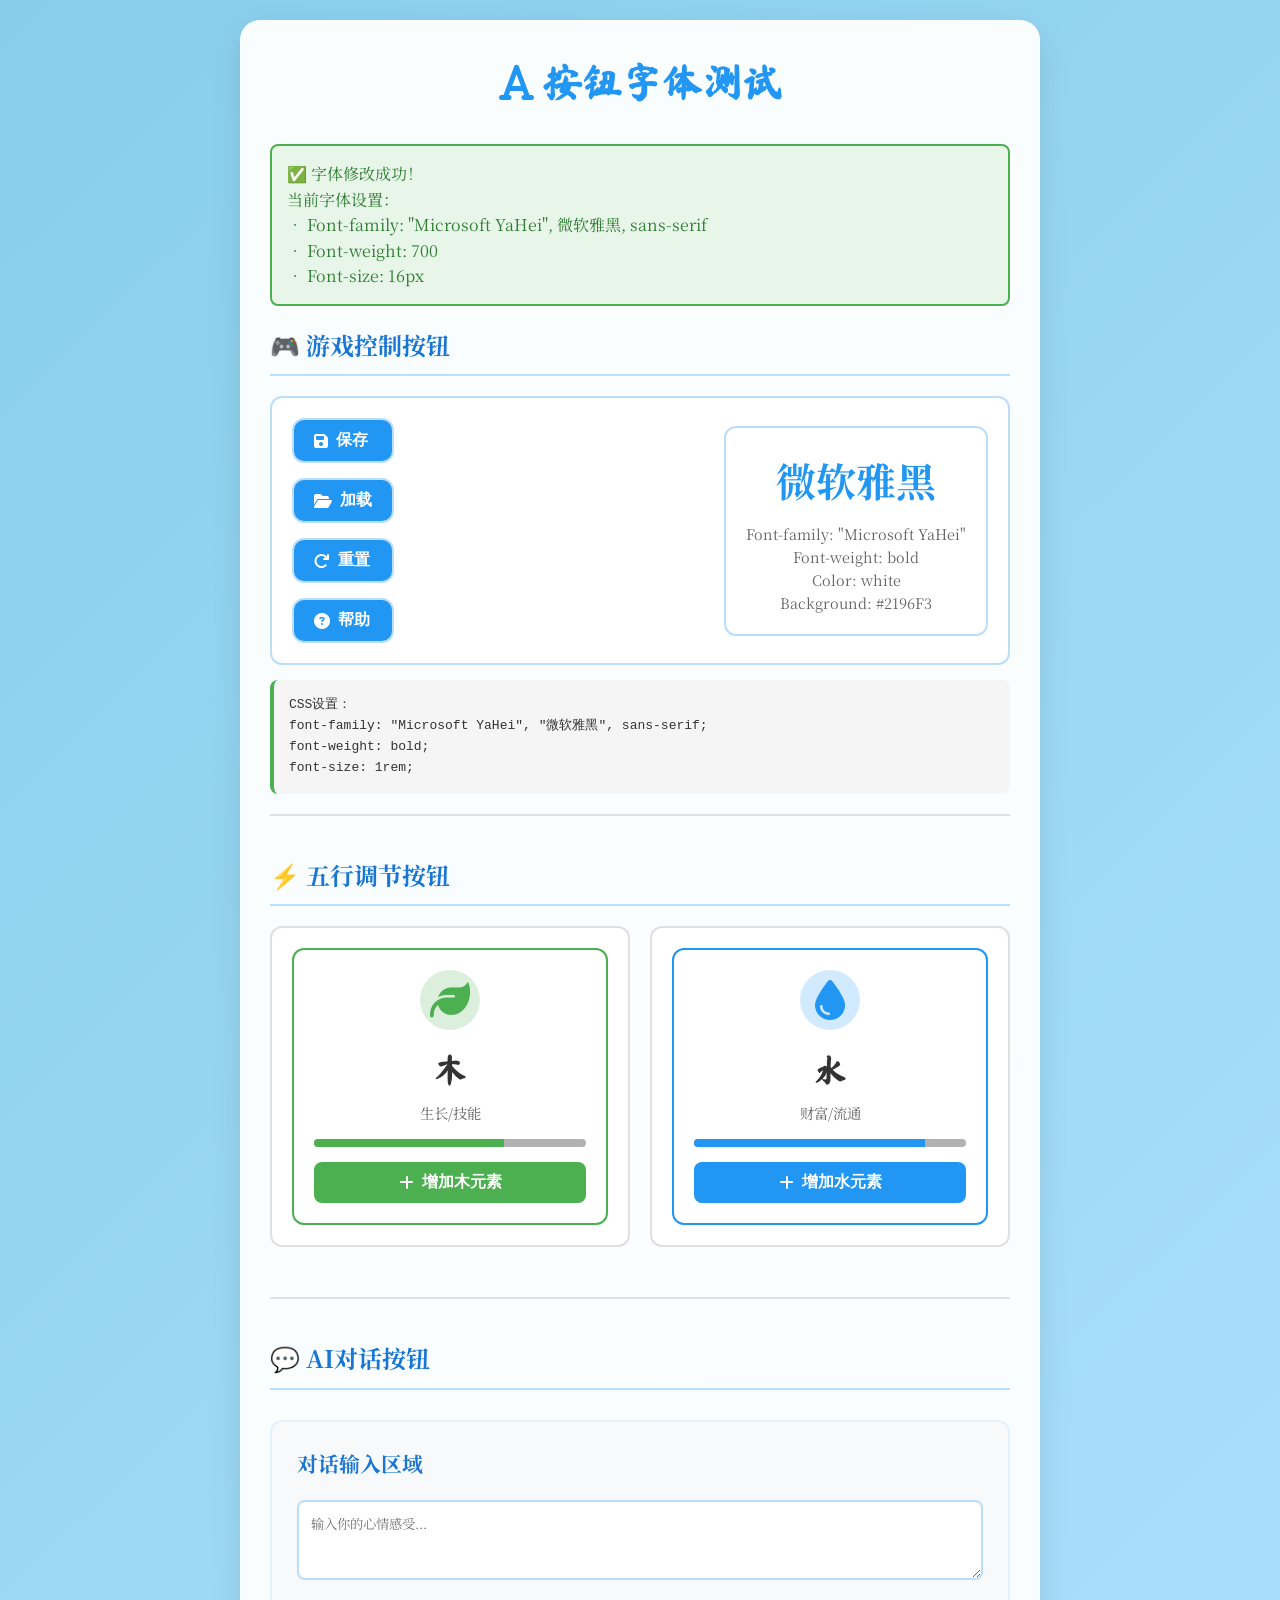
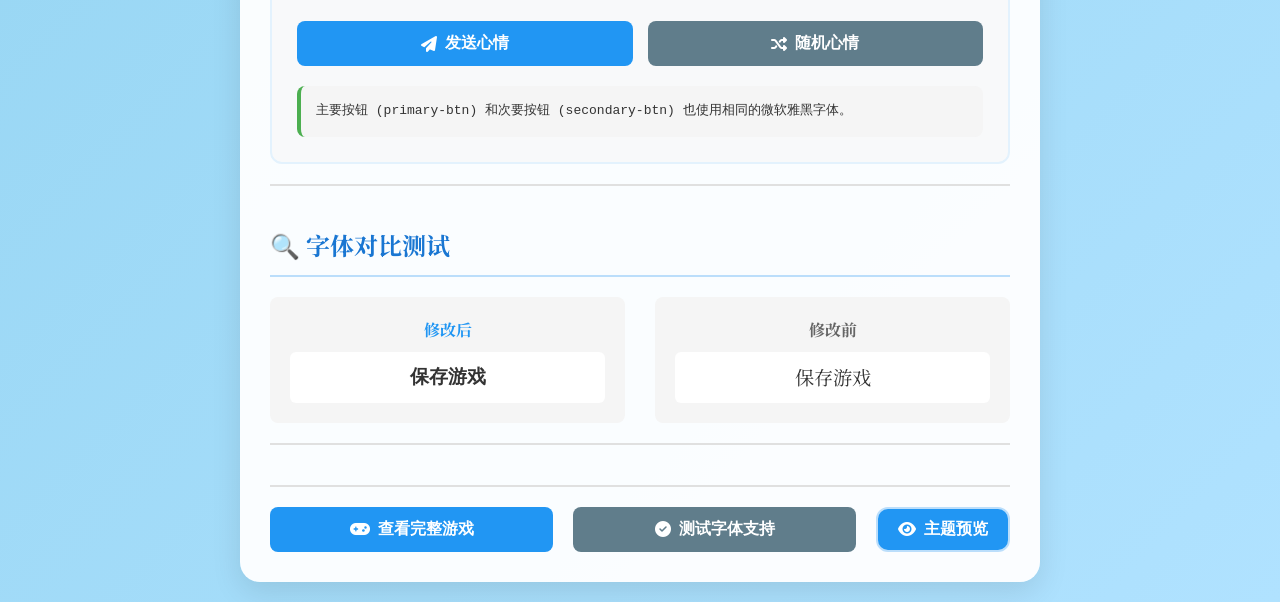
<file: test_button_font.html>
<!DOCTYPE html>
<html lang="zh-CN">
<head>
    <meta charset="UTF-8">
    <meta name="viewport" content="width=device-width, initial-scale=1.0">
    <title>按钮字体测试 - 山中一甲子</title>
    <link rel="stylesheet" href="styles.css">
    <link href="https://fonts.googleapis.com/css2?family=Ma+Shan+Zheng&family=Noto+Serif+SC:wght@400;700&display=swap" rel="stylesheet">
    <link rel="stylesheet" href="https://cdnjs.cloudflare.com/ajax/libs/font-awesome/6.4.0/css/all.min.css">
    <style>
        body {
            padding: 20px;
            background: linear-gradient(135deg, #87CEEB, #B0E2FF);
            min-height: 100vh;
        }
        
        .test-container {
            max-width: 800px;
            margin: 0 auto;
            background: rgba(255, 255, 255, 0.95);
            border-radius: 20px;
            padding: 30px;
            box-shadow: 0 10px 30px rgba(0, 0, 0, 0.1);
        }
        
        h1 {
            color: #2196F3;
            text-align: center;
            margin-bottom: 30px;
            font-family: 'Ma Shan Zheng', cursive;
            font-size: 2.5em;
        }
        
        .test-section {
            margin-bottom: 40px;
            padding-bottom: 20px;
            border-bottom: 2px solid #E0E0E0;
        }
        
        .test-section:last-child {
            border-bottom: none;
        }
        
        h2 {
            color: #1976D2;
            margin-bottom: 20px;
            padding-bottom: 10px;
            border-bottom: 2px solid #BBDEFB;
        }
        
        .button-grid {
            display: grid;
            grid-template-columns: repeat(auto-fit, minmax(200px, 1fr));
            gap: 20px;
            margin-bottom: 30px;
        }
        
        .button-example {
            background: white;
            border-radius: 12px;
            padding: 20px;
            border: 2px solid #E0E0E0;
            text-align: center;
            transition: all 0.3s ease;
        }
        
        .button-example:hover {
            transform: translateY(-5px);
            box-shadow: 0 10px 20px rgba(0, 0, 0, 0.1);
        }
        
        .font-info {
            background: #F5F5F5;
            padding: 15px;
            border-radius: 8px;
            margin-top: 15px;
            font-family: monospace;
            border-left: 4px solid #4CAF50;
        }
        
        .test-controls {
            display: flex;
            justify-content: center;
            gap: 20px;
            margin-top: 40px;
            padding-top: 20px;
            border-top: 2px solid #E0E0E0;
        }
        
        .status {
            padding: 15px;
            border-radius: 8px;
            margin-bottom: 20px;
            display: none;
        }
        
        .status.success {
            background: #E8F5E9;
            border: 2px solid #4CAF50;
            color: #2E7D32;
            display: block;
        }
        
        .status.warning {
            background: #FFF3E0;
            border: 2px solid #FF9800;
            color: #EF6C00;
            display: block;
        }
        
        .example-panel {
            background: #F8F9FA;
            border-radius: 12px;
            padding: 25px;
            margin-top: 30px;
            border: 2px solid #E3F2FD;
        }
        
        .example-panel h3 {
            color: #1976D2;
            margin-bottom: 20px;
            font-size: 1.3em;
        }
        
        .visual-test {
            display: flex;
            align-items: center;
            justify-content: space-between;
            background: white;
            padding: 20px;
            border-radius: 12px;
            border: 2px solid #BBDEFB;
        }
        
        .button-list {
            display: flex;
            flex-direction: column;
            gap: 15px;
        }
        
        .font-preview {
            background: white;
            padding: 20px;
            border-radius: 12px;
            border: 2px solid #BBDEFB;
            text-align: center;
        }
        
        .font-preview .font-name {
            font-size: 2.5em;
            font-weight: bold;
            margin-bottom: 10px;
            color: #2196F3;
        }
        
        .font-preview .font-details {
            color: #666;
            font-size: 0.9em;
        }
    </style>
</head>
<body>
    <div class="test-container">
        <h1><i class="fas fa-font"></i> 按钮字体测试</h1>
        
        <div id="statusSuccess" class="status success">
            ✅ 字体修改已成功应用！
        </div>
        
        <div id="statusWarning" class="status warning">
            ⚠️ 正在检测字体修改...
        </div>
        
        <div class="test-section">
            <h2>🎮 游戏控制按钮</h2>
            <div class="visual-test">
                <div class="button-list">
                    <button class="control-btn">
                        <i class="fas fa-save"></i> 保存
                    </button>
                    <button class="control-btn">
                        <i class="fas fa-folder-open"></i> 加载
                    </button>
                    <button class="control-btn">
                        <i class="fas fa-redo"></i> 重置
                    </button>
                    <button class="control-btn">
                        <i class="fas fa-question-circle"></i> 帮助
                    </button>
                </div>
                
                <div class="font-preview">
                    <div class="font-name">微软雅黑</div>
                    <div class="font-details">
                        <div>Font-family: "Microsoft YaHei"</div>
                        <div>Font-weight: bold</div>
                        <div>Color: white</div>
                        <div>Background: #2196F3</div>
                    </div>
                </div>
            </div>
            
            <div class="font-info">
                CSS设置：<br>
                font-family: "Microsoft YaHei", "微软雅黑", sans-serif;<br>
                font-weight: bold;<br>
                font-size: 1rem;
            </div>
        </div>
        
        <div class="test-section">
            <h2>⚡ 五行调节按钮</h2>
            <div class="button-grid">
                <div class="button-example">
                    <div class="element-card wood">
                        <div class="element-icon">
                            <i class="fas fa-leaf"></i>
                        </div>
                        <h3>木</h3>
                        <p class="element-desc">生长/技能</p>
                        <div class="element-bar">
                            <div class="element-fill" id="wood-fill" style="width: 70%"></div>
                        </div>
                        <button class="element-btn" data-action="increase-wood">
                            <i class="fas fa-plus"></i> 增加木元素
                        </button>
                    </div>
                </div>
                
                <div class="button-example">
                    <div class="element-card water">
                        <div class="element-icon">
                            <i class="fas fa-tint"></i>
                        </div>
                        <h3>水</h3>
                        <p class="element-desc">财富/流通</p>
                        <div class="element-bar">
                            <div class="element-fill" id="water-fill" style="width: 85%"></div>
                        </div>
                        <button class="element-btn" data-action="increase-water">
                            <i class="fas fa-plus"></i> 增加水元素
                        </button>
                    </div>
                </div>
            </div>
        </div>
        
        <div class="test-section">
            <h2>💬 AI对话按钮</h2>
            <div class="example-panel">
                <h3>对话输入区域</h3>
                <div style="margin-bottom: 20px;">
                    <textarea placeholder="输入你的心情感受..." style="width: 100%; height: 80px; padding: 12px; border: 2px solid #BBDEFB; border-radius: 8px; margin-bottom: 15px; font-family: inherit;"></textarea>
                </div>
                
                <div style="display: flex; gap: 15px; margin-bottom: 20px;">
                    <button class="primary-btn">
                        <i class="fas fa-paper-plane"></i> 发送心情
                    </button>
                    <button class="secondary-btn">
                        <i class="fas fa-random"></i> 随机心情
                    </button>
                </div>
                
                <div class="font-info">
                    主要按钮 (primary-btn) 和次要按钮 (secondary-btn) 也使用相同的微软雅黑字体。
                </div>
            </div>
        </div>
        
        <div class="test-section">
            <h2>🔍 字体对比测试</h2>
            <div style="display: flex; gap: 30px; justify-content: space-between;">
                <div style="flex: 1; background: #F5F5F5; padding: 20px; border-radius: 8px; text-align: center;">
                    <div style="font-weight: bold; margin-bottom: 10px; color: #2196F3;">修改后</div>
                    <div style="font-family: 'Microsoft YaHei', '微软雅黑', sans-serif; font-weight: bold; font-size: 1.2em; padding: 10px; background: white; border-radius: 6px;">
                        保存游戏
                    </div>
                </div>
                
                <div style="flex: 1; background: #F5F5F5; padding: 20px; border-radius: 8px; text-align: center;">
                    <div style="font-weight: bold; margin-bottom: 10px; color: #666;">修改前</div>
                    <div style="font-family: 'Noto Serif SC', serif; font-size: 1.2em; padding: 10px; background: white; border-radius: 6px;">
                        保存游戏
                    </div>
                </div>
            </div>
        </div>
        
        <div class="test-controls">
            <button class="primary-btn" onclick="window.location.href='index.html'">
                <i class="fas fa-gamepad"></i> 查看完整游戏
            </button>
            
            <button class="secondary-btn" onclick="testFontSupport()">
                <i class="fas fa-check-circle"></i> 测试字体支持
            </button>
            
            <button class="control-btn" onclick="window.location.href='preview_blue_theme.html'">
                <i class="fas fa-eye"></i> 主题预览
            </button>
        </div>
    </div>
    
    <script>
        // 显示状态信息
        document.getElementById('statusWarning').style.display = 'block';
        
        // 测试字体支持
        function testFontSupport() {
            const statusSuccess = document.getElementById('statusSuccess');
            const statusWarning = document.getElementById('statusWarning');
            
            // 测试控制按钮字体
            const controlBtn = document.querySelector('.control-btn');
            const computedStyle = window.getComputedStyle(controlBtn);
            
            const fontFamily = computedStyle.fontFamily;
            const fontWeight = computedStyle.fontWeight;
            
            console.log('按钮字体检测结果：');
            console.log('- Font-family:', fontFamily);
            console.log('- Font-weight:', fontWeight);
            console.log('- Font-size:', computedStyle.fontSize);
            
            // 检查字体是否已更新
            if (fontFamily.includes('Microsoft YaHei') || fontFamily.includes('微软雅黑')) {
                statusWarning.style.display = 'none';
                statusSuccess.style.display = 'block';
                
                // 更新状态信息
                statusSuccess.innerHTML = `
                    ✅ 字体修改成功！<br>
                    当前字体设置：<br>
                    • Font-family: ${fontFamily}<br>
                    • Font-weight: ${fontWeight}<br>
                    • Font-size: ${computedStyle.fontSize}
                `;
                
                // 显示详细字体信息

                alert('字体修改已成功应用！\n\n' +
                      '按钮现在使用：\n' +
                      '- 微软雅黑字体 (Microsoft YaHei)\n' +
                      '- 粗体 (bold)\n' +
                      '- 白色文字，蓝色背景');
            } else {
                statusWarning.style.display = 'block';
                statusSuccess.style.display = 'none';
                
                statusWarning.innerHTML = `
                    ⚠️ 字体修改可能未生效<br>
                    检测到字体：${fontFamily}<br>
                    建议：刷新页面或检查CSS文件
                `;
            }
        }
        
        // 自动运行测试

        setTimeout(() => {
            testFontSupport();
        }, 1000);
        
        // 添加按钮交互效果

        document.querySelectorAll('.control-btn, .primary-btn, .secondary-btn, .element-btn').forEach(button => {
            // 添加点击效果

            button.addEventListener('mousedown', function() {
                this.style.transform = 'scale(0.95)';
            });
            
            button.addEventListener('mouseup', function() {
                this.style.transform = 'scale(1)';
            });
            
            button.addEventListener('mouseleave', function() {
                this.style.transform = 'scale(1)';
            });
        });
    </script>
</body>
</html>
</file>
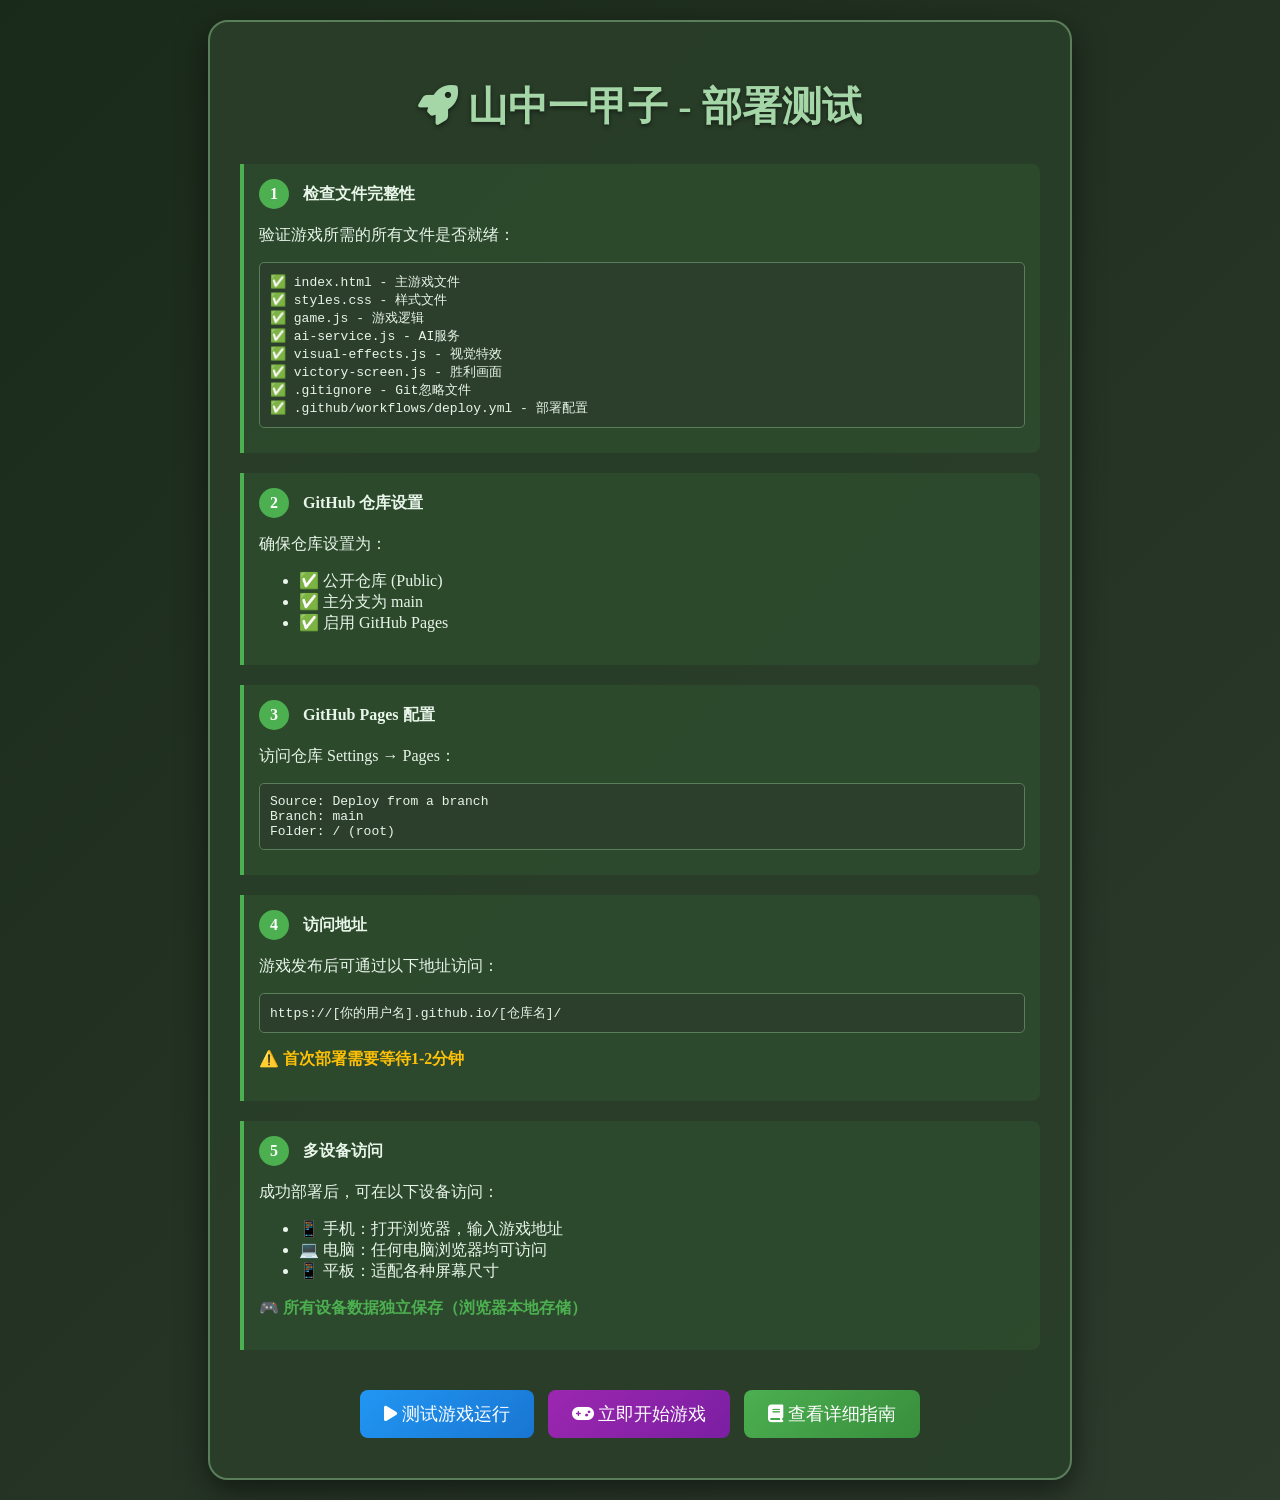
<file: test_deployment.html>
<!DOCTYPE html>
<html lang="zh-CN">
<head>
    <meta charset="UTF-8">
    <meta name="viewport" content="width=device-width, initial-scale=1.0">
    <title>部署测试 - 山中一甲子</title>
    <style>
        body {
            font-family: 'Noto Serif SC', serif;
            background: linear-gradient(135deg, #1a2a1a 0%, #2d3b2d 100%);
            color: #e8f5e9;
            margin: 0;
            padding: 20px;
            min-height: 100vh;
        }
        .container {
            max-width: 800px;
            margin: 0 auto;
            background: rgba(42, 63, 42, 0.9);
            border-radius: 20px;
            padding: 30px;
            box-shadow: 0 10px 30px rgba(0, 0, 0, 0.5);
            border: 2px solid #5a7d5a;
        }
        h1 {
            color: #a5d6a7;
            text-align: center;
            font-size: 2.5em;
            margin-bottom: 30px;
            text-shadow: 0 2px 4px rgba(0, 0, 0, 0.5);
        }
        .step {
            background: rgba(76, 175, 80, 0.1);
            border-left: 4px solid #4CAF50;
            padding: 15px;
            margin: 20px 0;
            border-radius: 0 8px 8px 0;
        }
        .step-number {
            background: #4CAF50;
            color: white;
            width: 30px;
            height: 30px;
            border-radius: 50%;
            display: inline-flex;
            align-items: center;
            justify-content: center;
            margin-right: 10px;
            font-weight: bold;
        }
        .code {
            background: #2c3e2c;
            padding: 10px;
            border-radius: 5px;
            font-family: monospace;
            margin: 10px 0;
            border: 1px solid #5a7d5a;
        }
        .success {
            color: #4CAF50;
            font-weight: bold;
        }
        .warning {
            color: #FFC107;
            font-weight: bold;
        }
        .error {
            color: #F44336;
            font-weight: bold;
        }
        .btn {
            background: linear-gradient(135deg, #4CAF50 0%, #388E3C 100%);
            color: white;
            border: none;
            padding: 12px 24px;
            border-radius: 8px;
            font-size: 1.1em;
            cursor: pointer;
            margin: 10px 5px;
            transition: all 0.3s ease;
        }
        .btn:hover {
            transform: translateY(-2px);
            box-shadow: 0 5px 15px rgba(76, 175, 80, 0.4);
        }
        .btn-test {
            background: linear-gradient(135deg, #2196F3 0%, #1976D2 100%);
        }
        .btn-deploy {
            background: linear-gradient(135deg, #9C27B0 0%, #7B1FA2 100%);
        }
        .test-result {
            margin-top: 20px;
            padding: 15px;
            border-radius: 8px;
            display: none;
        }
        .test-result.success {
            background: rgba(76, 175, 80, 0.2);
            border: 1px solid #4CAF50;
            display: block;
        }
        .test-result.error {
            background: rgba(244, 67, 54, 0.2);
            border: 1px solid #F44336;
            display: block;
        }
    </style>
</head>
<body>
    <div class="container">
        <h1><i class="fas fa-rocket"></i> 山中一甲子 - 部署测试</h1>
        
        <div class="step">
            <div><span class="step-number">1</span> <strong>检查文件完整性</strong></div>
            <p>验证游戏所需的所有文件是否就绪：</p>
            <div class="code">
                ✅ index.html - 主游戏文件<br>
                ✅ styles.css - 样式文件<br>
                ✅ game.js - 游戏逻辑<br>
                ✅ ai-service.js - AI服务<br>
                ✅ visual-effects.js - 视觉特效<br>
                ✅ victory-screen.js - 胜利画面<br>
                ✅ .gitignore - Git忽略文件<br>
                ✅ .github/workflows/deploy.yml - 部署配置
            </div>
        </div>
        
        <div class="step">
            <div><span class="step-number">2</span> <strong>GitHub 仓库设置</strong></div>
            <p>确保仓库设置为：</p>
            <ul>
                <li>✅ 公开仓库 (Public)</li>
                <li>✅ 主分支为 main</li>
                <li>✅ 启用 GitHub Pages</li>
            </ul>
        </div>
        
        <div class="step">
            <div><span class="step-number">3</span> <strong>GitHub Pages 配置</strong></div>
            <p>访问仓库 Settings → Pages：</p>
            <div class="code">
                Source: Deploy from a branch<br>
                Branch: main<br>
                Folder: / (root)
            </div>
        </div>
        
        <div class="step">
            <div><span class="step-number">4</span> <strong>访问地址</strong></div>
            <p>游戏发布后可通过以下地址访问：</p>
            <div class="code">
                https://[你的用户名].github.io/[仓库名]/
            </div>
            <p class="warning">⚠️ 首次部署需要等待1-2分钟</p>
        </div>
        
        <div class="step">
            <div><span class="step-number">5</span> <strong>多设备访问</strong></div>
            <p>成功部署后，可在以下设备访问：</p>
            <ul>
                <li>📱 手机：打开浏览器，输入游戏地址</li>
                <li>💻 电脑：任何电脑浏览器均可访问</li>
                <li>📱 平板：适配各种屏幕尺寸</li>
            </ul>
            <p class="success">🎮 所有设备数据独立保存（浏览器本地存储）</p>
        </div>
        
        <div style="text-align: center; margin-top: 30px;">
            <button class="btn btn-test" onclick="testGame()">
                <i class="fas fa-play"></i> 测试游戏运行
            </button>
            <button class="btn btn-deploy" onclick="window.location.href='index.html'">
                <i class="fas fa-gamepad"></i> 立即开始游戏
            </button>
            <button class="btn" onclick="window.open('DEPLOY_GUIDE.md')">
                <i class="fas fa-book"></i> 查看详细指南
            </button>
        </div>
        
        <div id="testResult" class="test-result"></div>
    </div>
    
    <script>
        function testGame() {
            const resultDiv = document.getElementById('testResult');
            resultDiv.className = 'test-result';
            resultDiv.innerHTML = '<p>正在测试游戏运行环境...</p>';
            
            // 测试 localStorage
            try {
                localStorage.setItem('test', 'test');
                localStorage.removeItem('test');
                resultDiv.innerHTML += '<p>✅ localStorage 可用</p>';
            } catch (e) {
                resultDiv.innerHTML += '<p class="error">❌ localStorage 不可用</p>';
                resultDiv.className = 'test-result error';
                return;
            }
            
            // 测试 JavaScript 模块
            const modules = ['game.js', 'ai-service.js', 'visual-effects.js', 'victory-screen.js'];
            let allModulesLoaded = true;
            
            modules.forEach(module => {
                const scriptTest = document.createElement('script');
                scriptTest.src = module;
                scriptTest.onerror = () => {
                    resultDiv.innerHTML += `<p class="error">❌ ${module} 加载失败</p>`;
                    allModulesLoaded = false;
                };
                document.head.appendChild(scriptTest);
            });
            
            setTimeout(() => {
                if (allModulesLoaded) {
                    resultDiv.innerHTML += '<p>✅ 所有JavaScript模块加载成功</p>';
                    resultDiv.innerHTML += '<p>🎉 游戏运行环境测试通过！</p>';
                    resultDiv.innerHTML += '<p>现在可以部署到 GitHub Pages</p>';
                    resultDiv.className = 'test-result success';
                } else {
                    resultDiv.className = 'test-result error';
                }
            }, 1000);
        }
        
        // 添加 Font Awesome
        const faLink = document.createElement('link');
        faLink.rel = 'stylesheet';
        faLink.href = 'https://cdnjs.cloudflare.com/ajax/libs/font-awesome/6.4.0/css/all.min.css';
        document.head.appendChild(faLink);
    </script>
</body>
</html>
</file>
<file: styles.css>
/* 山中一甲子 - 游戏样式 */

:root {
    /* 颜色主题 - 基于五行 */
    --wood-color: #4CAF50;
    --fire-color: #FF5722;
    --earth-color: #795548;
    --metal-color: #607D8B;
    --water-color: #2196F3;
    
    /* 基础颜色 - 天蓝色主题 */
    --bg-primary: #87CEEB;  /* 天蓝色 */
    --bg-secondary: #B0E2FF; /* 浅天蓝色 */
    --bg-card: #FFFFFF;      /* 白色卡片 */
    --text-primary: #333333; /* 深灰色文字 */
    --text-secondary: #666666; /* 中灰色文字 */
    --accent-color: #2196F3;  /* 蓝色强调色 */
    --border-color: #BBDEFB;  /* 浅蓝色边框 */
    
    /* 阴影和效果 */
    --shadow-sm: 0 2px 8px rgba(0, 0, 0, 0.3);
    --shadow-md: 0 4px 16px rgba(0, 0, 0, 0.4);
    --shadow-lg: 0 8px 32px rgba(0, 0, 0, 0.5);
    
    /* 边框半径 */
    --radius-sm: 8px;
    --radius-md: 12px;
    --radius-lg: 16px;
}

* {
    margin: 0;
    padding: 0;
    box-sizing: border-box;
}

body {
    font-family: 'Noto Serif SC', serif;
    background: linear-gradient(135deg, #87CEEB, #B0E2FF); /* 天蓝色渐变 */
    color: var(--text-primary);
    min-height: 100vh;
    line-height: 1.6;
}

.container {
    max-width: 1400px;
    margin: 0 auto;
    padding: 20px;
}

/* 游戏头部 */
.game-header {
    background: rgba(255, 255, 255, 0.9); /* 白色半透明 */
    border-radius: var(--radius-lg);
    padding: 20px;
    margin-bottom: 20px;
    border: 2px solid var(--border-color);
    box-shadow: var(--shadow-md);
    backdrop-filter: blur(10px);
}

.game-title {
    font-family: 'Ma Shan Zheng', cursive;
    font-size: 2.8rem;
    color: var(--accent-color); /* 蓝色标题 */
    text-align: center;
    margin-bottom: 10px;
    text-shadow: 0 0 10px rgba(33, 150, 243, 0.3); /* 蓝色阴影 */
}

.game-title i {
    margin-right: 15px;
    color: var(--wood-color);
}

.game-stats {
    display: flex;
    justify-content: center;
    gap: 30px;
    font-size: 1.2rem;
}

.time-display, .weather-display {
    display: flex;
    align-items: center;
    gap: 10px;
    background: rgba(255, 255, 255, 0.8); /* 白色半透明背景 */
    padding: 8px 16px;
    border-radius: var(--radius-md);
    border: 1px solid var(--border-color);
}

.time-display i, .weather-display i {
    color: var(--accent-color);
    font-size: 1.4rem;
}

/* 五行区域 */
.five-elements-section {
    background: rgba(255, 255, 255, 0.9); /* 白色半透明 */
    border-radius: var(--radius-lg);
    padding: 25px;
    margin-bottom: 20px;
    border: 2px solid var(--border-color);
    box-shadow: var(--shadow-md);
}

.five-elements-section h2 {
    color: var(--accent-color);
    margin-bottom: 20px;
    font-size: 1.8rem;
    display: flex;
    align-items: center;
    gap: 10px;
}

.elements-container {
    display: grid;
    grid-template-columns: repeat(auto-fit, minmax(200px, 1fr));
    gap: 20px;
    margin-bottom: 25px;
}

.element-card {
    background: var(--bg-card);
    border-radius: var(--radius-md);
    padding: 20px;
    text-align: center;
    transition: all 0.3s ease;
    border: 2px solid transparent;
    position: relative;
    overflow: hidden;
}

.element-card:hover {
    transform: translateY(-5px);
    box-shadow: var(--shadow-lg);
}

.element-card.wood {
    border-color: var(--wood-color);
}

.element-card.fire {
    border-color: var(--fire-color);
}

.element-card.earth {
    border-color: var(--earth-color);
}

.element-card.metal {
    border-color: var(--metal-color);
}

.element-card.water {
    border-color: var(--water-color);
}

.element-icon {
    font-size: 2.5rem;
    margin-bottom: 10px;
    height: 60px;
    width: 60px;
    border-radius: 50%;
    display: flex;
    align-items: center;
    justify-content: center;
    margin: 0 auto 15px;
}

.wood .element-icon {
    background: rgba(76, 175, 80, 0.2);
    color: var(--wood-color);
}

.fire .element-icon {
    background: rgba(255, 87, 34, 0.2);
    color: var(--fire-color);
}

.earth .element-icon {
    background: rgba(121, 85, 72, 0.2);
    color: var(--earth-color);
}

.metal .element-icon {
    background: rgba(96, 125, 139, 0.2);
    color: var(--metal-color);
}

.water .element-icon {
    background: rgba(33, 150, 243, 0.2);
    color: var(--water-color);
}

.element-card h3 {
    font-size: 2rem;
    margin-bottom: 5px;
    font-family: 'Ma Shan Zheng', cursive;
}

.element-desc {
    color: var(--text-secondary);
    font-size: 0.9rem;
    margin-bottom: 15px;
}

.element-value {
    font-size: 1.2rem;
    margin-bottom: 10px;
    font-weight: bold;
}

.element-bar {
    height: 8px;
    background: rgba(0, 0, 0, 0.3);
    border-radius: 4px;
    overflow: hidden;
    margin-bottom: 15px;
}

.element-fill {
    height: 100%;
    transition: width 0.5s ease;
}

.wood .element-fill {
    background: var(--wood-color);
}

.fire .element-fill {
    background: var(--fire-color);
}

.earth .element-fill {
    background: var(--earth-color);
}

.metal .element-fill {
    background: var(--metal-color);
}

.water .element-fill {
    background: var(--water-color);
}

.element-btn {
    width: 100%;
    padding: 10px;
    border: none;
    border-radius: var(--radius-sm);
    font-family: "Microsoft YaHei", "微软雅黑", sans-serif; /* 微软雅黑字体 */
    font-size: 1rem;
    font-weight: bold; /* 粗体 */
    cursor: pointer;
    transition: all 0.3s ease;
    display: flex;
    align-items: center;
    justify-content: center;
    gap: 8px;
}

.wood .element-btn {
    background: var(--wood-color);
    color: white;
}

.fire .element-btn {
    background: var(--fire-color);
    color: white;
}

.earth .element-btn {
    background: var(--earth-color);
    color: white;
}

.metal .element-btn {
    background: var(--metal-color);
    color: white;
}

.water .element-btn {
    background: var(--water-color);
    color: white;
}

.element-btn:hover {
    opacity: 0.9;
    transform: scale(1.05);
}

.element-btn:active {
    transform: scale(0.95);
}

.balance-indicator {
    background: rgba(255, 255, 255, 0.8); /* 白色半透明 */
    border-radius: var(--radius-md);
    padding: 15px;
    border: 1px solid var(--border-color);
}

.balance-status {
    display: flex;
    align-items: center;
    gap: 10px;
    font-size: 1.2rem;
    margin-bottom: 10px;
    color: var(--accent-color);
}

.balance-tip {
    color: var(--text-secondary);
    font-style: italic;
    text-align: center;
}

/* 荒山区 */
.mountain-section {
    background: rgba(255, 255, 255, 0.9); /* 白色半透明 */
    border-radius: var(--radius-lg);
    padding: 25px;
    margin-bottom: 20px;
    border: 2px solid var(--border-color);
    box-shadow: var(--shadow-md);
}

.mountain-section h2 {
    color: var(--accent-color);
    margin-bottom: 20px;
    font-size: 1.8rem;
    display: flex;
    align-items: center;
    gap: 10px;
}

.mountain-display {
    display: grid;
    grid-template-columns: 2fr 1fr;
    gap: 30px;
}

.mountain-visual {
    background: linear-gradient(to bottom, #87CEEB, #1E90FF); /* 天蓝色到深蓝色渐变 */
    border-radius: var(--radius-md);
    height: 300px;
    position: relative;
    overflow: hidden;
    border: 3px solid var(--accent-color); /* 使用蓝色边框 */
    box-shadow: var(--shadow-lg);
}

.mountain-base {
    position: absolute;
    bottom: 0;
    left: 0;
    right: 0;
    height: 200px;
    background: linear-gradient(to right, #4682B4, #1E90FF, #4682B4); /* 蓝色山脉 */
    clip-path: polygon(0% 100%, 20% 40%, 40% 60%, 60% 30%, 80% 50%, 100% 100%);
}

.mountain-stats {
    background: var(--bg-card);
    border-radius: var(--radius-md);
    padding: 20px;
    border: 2px solid var(--earth-color);
}

.mountain-stat-item {
    display: flex;
    justify-content: space-between;
    padding: 12px 0;
    border-bottom: 1px solid var(--border-color);
}

.mountain-stat-item:last-child {
    border-bottom: none;
}

.mountain-stat-label {
    color: var(--text-secondary);
}

.mountain-stat-value {
    font-weight: bold;
    color: var(--accent-color);
    font-size: 1.2rem;
}

/* AI对话区 */
.ai-dialogue-section {
    background: rgba(255, 255, 255, 0.9); /* 白色半透明 */
    border-radius: var(--radius-lg);
    padding: 25px;
    margin-bottom: 20px;
    border: 2px solid var(--border-color);
    box-shadow: var(--shadow-md);
}

.ai-dialogue-section h2 {
    color: var(--accent-color);
    margin-bottom: 20px;
    font-size: 1.8rem;
    display: flex;
    align-items: center;
    gap: 10px;
}

.dialogue-container {
    background: var(--bg-card);
    border-radius: var(--radius-md);
    padding: 20px;
    border: 2px solid var(--metal-color);
}

.dialogue-history {
    height: 200px;
    overflow-y: auto;
    margin-bottom: 20px;
    padding: 15px;
    background: rgba(0, 0, 0, 0.2);
    border-radius: var(--radius-sm);
    border: 1px solid var(--border-color);
}

.dialogue-message {
    margin-bottom: 15px;
    padding: 12px;
    border-radius: var(--radius-sm);
    background: rgba(255, 255, 255, 0.05);
}

.dialogue-message.system {
    border-left: 4px solid var(--accent-color);
}

.message-header {
    display: flex;
    align-items: center;
    gap: 8px;
    color: var(--accent-color);
    font-weight: bold;
    margin-bottom: 8px;
}

.message-content {
    line-height: 1.5;
}

.dialogue-input textarea {
    width: 100%;
    height: 100px;
    padding: 15px;
    background: rgba(255, 255, 255, 0.9); /* 白色半透明 */
    border: 2px solid var(--border-color);
    border-radius: var(--radius-sm);
    color: var(--text-primary);
    font-family: 'Noto Serif SC', serif;
    font-size: 1rem;
    resize: vertical;
    margin-bottom: 15px;
}

.dialogue-input textarea:focus {
    outline: none;
    border-color: var(--accent-color);
}

.dialogue-actions {
    display: flex;
    gap: 15px;
    margin-bottom: 15px;
}

.primary-btn, .secondary-btn {
    padding: 12px 24px;
    border: none;
    border-radius: var(--radius-sm);
    font-family: "Microsoft YaHei", "微软雅黑", sans-serif; /* 微软雅黑字体 */
    font-size: 1rem;
    font-weight: bold; /* 粗体 */
    cursor: pointer;
    transition: all 0.3s ease;
    display: flex;
    align-items: center;
    justify-content: center;
    gap: 8px;
    flex: 1;
}

.primary-btn {
    background: var(--water-color);
    color: white;
}

.secondary-btn {
    background: var(--metal-color);
    color: white;
}

.primary-btn:hover, .secondary-btn:hover {
    opacity: 0.9;
    transform: translateY(-2px);
}

.primary-btn:active, .secondary-btn:active {
    transform: translateY(0);
}

.dialogue-tips {
    display: flex;
    align-items: center;
    gap: 10px;
    color: var(--text-secondary);
    font-style: italic;
    padding: 10px;
    background: rgba(0, 0, 0, 0.2);
    border-radius: var(--radius-sm);
}

/* 游戏日志区 */
.game-log-section {
    background: rgba(255, 255, 255, 0.9); /* 白色半透明 */
    border-radius: var(--radius-lg);
    padding: 25px;
    margin-bottom: 20px;
    border: 2px solid var(--border-color);
    box-shadow: var(--shadow-md);
}

.game-log-section h2 {
    color: var(--accent-color);
    margin-bottom: 20px;
    font-size: 1.8rem;
    display: flex;
    align-items: center;
    gap: 10px;
}

.log-container {
    background: var(--bg-card);
    border-radius: var(--radius-md);
    padding: 20px;
    border: 2px solid var(--wood-color);
}

.log-entries {
    height: 150px;
    overflow-y: auto;
    margin-bottom: 15px;
    padding: 15px;
    background: rgba(0, 0, 0, 0.2);
    border-radius: var(--radius-sm);
    border: 1px solid var(--border-color);
}

.log-entry {
    padding: 8px 0;
    border-bottom: 1px solid rgba(255, 255, 255, 0.1);
    display: flex;
    gap: 15px;
}

.log-entry:last-child {
    border-bottom: none;
}

.log-time {
    color: var(--accent-color);
    font-weight: bold;
    min-width: 100px;
}

.log-content {
    color: var(--text-secondary);
}

/* 游戏控制区域 */
.game-control-section {
    background: rgba(255, 255, 255, 0.9); /* 白色半透明 */
    border-radius: var(--radius-lg);
    padding: 25px;
    margin-bottom: 20px;
    border: 2px solid var(--border-color);
    box-shadow: var(--shadow-md);
}

.control-panel {
    display: flex;
    justify-content: space-between;
    align-items: center;
    flex-wrap: wrap;
    gap: 20px;
}

.resource-display {
    display: flex;
    gap: 30px;
    flex-wrap: wrap;
}

.resource-item {
    display: flex;
    align-items: center;
    gap: 8px;
    font-size: 1.1rem;
    background: rgba(255, 255, 255, 0.8); /* 白色半透明 */
    padding: 10px 20px;
    border-radius: var(--radius-md);
    border: 1px solid var(--border-color);
}

/* 游戏底部 */
.game-footer {
    background: rgba(255, 255, 255, 0.9); /* 白色半透明 */
    border-radius: var(--radius-lg);
    padding: 20px;
    border: 2px solid var(--border-color);
    box-shadow: var(--shadow-md);
    display: flex;
    justify-content: space-between;
    align-items: center;
}

.footer-info {
    display: flex;
    flex-direction: column;
    gap: 5px;
    font-family: "Microsoft YaHei", "微软雅黑", sans-serif;
    color: var(--text-secondary);
}

.footer-info span:first-child {
    font-size: 1.1rem;
    font-weight: bold;
    color: var(--text-primary);
}

#game-version {
    font-size: 0.9rem;
    color: #666;
    background: rgba(33, 150, 243, 0.1);
    padding: 2px 8px;
    border-radius: 12px;
    display: inline-block;
}

.resource-item i {
    color: var(--accent-color);
    font-size: 1.3rem;
}

.game-controls {
    display: flex;
    gap: 15px;
}

.control-btn {
    padding: 10px 20px;
    background: var(--water-color); /* 蓝色背景 */
    border: 2px solid var(--border-color);
    border-radius: var(--radius-md);
    color: white; /* 白色文字 */
    font-family: "Microsoft YaHei", "微软雅黑", sans-serif; /* 微软雅黑字体 */
    font-weight: bold; /* 粗体 */
    font-size: 1rem;
    cursor: pointer;
    transition: all 0.3s ease;
    display: flex;
    align-items: center;
    gap: 8px;
}

.control-btn:hover {
    background: #1976D2; /* 深蓝色悬停 */
    border-color: var(--accent-color);
    transform: translateY(-2px);
}

.control-btn:active {
    transform: translateY(0);
}

/* 模态框 */
.modal {
    display: none;
    position: fixed;
    top: 0;
    left: 0;
    width: 100%;
    height: 100%;
    background: rgba(0, 0, 0, 0.8);
    z-index: 1000;
    align-items: center;
    justify-content: center;
}

.modal-content {
    background: white; /* 纯白背景 */
    border-radius: var(--radius-lg);
    width: 90%;
    max-width: 600px;
    max-height: 80vh;
    overflow-y: auto;
    border: 3px solid var(--accent-color);
    box-shadow: var(--shadow-lg);
}

.modal-header {
    background: var(--accent-color); /* 蓝色标题栏 */
    padding: 20px;
    border-bottom: 2px solid var(--border-color);
    display: flex;
    justify-content: space-between;
    align-items: center;
}

.modal-header h3 {
    color: white; /* 白色标题文字 */
    font-size: 1.5rem;
    display: flex;
    align-items: center;
    gap: 10px;
}

.close-modal {
    background: none;
    border: none;
    color: var(--text-primary);
    font-size: 2rem;
    cursor: pointer;
    line-height: 1;
    padding: 0 10px;
}

.close-modal:hover {
    color: var(--accent-color);
}

.modal-body {
    padding: 25px;
}

.modal-body h4 {
    color: var(--accent-color);
    margin: 20px 0 10px;
    font-size: 1.3rem;
}

.modal-body p {
    margin-bottom: 15px;
    line-height: 1.6;
}

.modal-body ul {
    list-style: none;
    padding-left: 20px;
}

.modal-body li {
    margin-bottom: 8px;
    padding-left: 10px;
    position: relative;
}

.modal-body li:before {
    content: "•";
    color: var(--accent-color);
    position: absolute;
    left: -10px;
}

/* 成就系统样式 */
.achievements-section {
    background: rgba(255, 255, 255, 0.9);
    border-radius: var(--radius-lg);
    padding: 25px;
    margin-bottom: 20px;
    border: 2px solid var(--border-color);
    box-shadow: var(--shadow-md);
}

.achievements-section h2 {
    color: var(--accent-color);
    margin-bottom: 20px;
    display: flex;
    align-items: center;
    gap: 10px;
    font-family: 'Ma Shan Zheng', cursive;
    font-size: 1.8rem;
}

.achievements-container {
    display: flex;
    flex-direction: column;
    gap: 20px;
}

.achievements-stats-bar {
    display: grid;
    grid-template-columns: repeat(auto-fit, minmax(120px, 1fr));
    gap: 15px;
    background: rgba(255, 255, 255, 0.8);
    border-radius: var(--radius-md);
    padding: 15px;
    border: 1px solid var(--border-color);
}

.achievement-stat-item {
    display: flex;
    flex-direction: column;
    align-items: center;
    padding: 10px;
    background: rgba(33, 150, 243, 0.1);
    border-radius: var(--radius-sm);
    border: 1px solid rgba(33, 150, 243, 0.2);
}

.achievement-stat-label {
    font-size: 0.9rem;
    color: #666;
    font-family: "Microsoft YaHei", "微软雅黑", sans-serif;
    margin-bottom: 5px;
}

.achievement-stat-value {
    font-size: 1.4rem;
    font-weight: bold;
    color: var(--accent-color);
    font-family: "Microsoft YaHei", "微软雅黑", sans-serif;
}

.achievements-list {
    max-height: 400px;
    overflow-y: auto;
    padding: 10px;
    background: rgba(255, 255, 255, 0.8);
    border-radius: var(--radius-md);
    border: 1px solid var(--border-color);
}

.achievement-placeholder {
    display: flex;
    flex-direction: column;
    align-items: center;
    justify-content: center;
    padding: 40px 20px;
    color: #999;
}

.placeholder-icon {
    font-size: 3rem;
    margin-bottom: 10px;
}

.placeholder-text {
    font-size: 1.1rem;
    font-family: "Microsoft YaHei", "微软雅黑", sans-serif;
}

.achievement-category {
    margin-bottom: 25px;
}

.category-title {
    font-family: "Microsoft YaHei", "微软雅黑", sans-serif;
    font-size: 1.2rem;
    font-weight: bold;
    color: var(--text-primary);
    margin-bottom: 15px;
    padding-bottom: 8px;
    border-bottom: 2px solid var(--accent-color);
}

.achievement-grid {
    display: grid;
    grid-template-columns: repeat(auto-fill, minmax(280px, 1fr));
    gap: 15px;
}

.achievement-item {
    display: flex;
    align-items: center;
    gap: 15px;
    padding: 15px;
    border-radius: var(--radius-md);
    background: rgba(255, 255, 255, 0.9);
    border: 1px solid var(--border-color);
    transition: all 0.3s ease;
}

.achievement-item.unlocked {
    background: rgba(33, 150, 243, 0.1);
    border-color: var(--accent-color);
    box-shadow: 0 0 10px rgba(33, 150, 243, 0.2);
}

.achievement-item.locked {
    background: rgba(255, 255, 255, 0.7);
    opacity: 0.8;
    filter: grayscale(0.3);
}

.achievement-item:hover {
    transform: translateY(-3px);
    box-shadow: var(--shadow-md);
}

.achievement-icon {
    font-size: 2.5rem;
    width: 60px;
    height: 60px;
    display: flex;
    align-items: center;
    justify-content: center;
    background: rgba(255, 255, 255, 0.9);
    border-radius: 50%;
    border: 2px solid var(--border-color);
}

.achievement-item.unlocked .achievement-icon {
    background: rgba(255, 255, 255, 0.9);
    border-color: var(--accent-color);
    box-shadow: 0 0 15px rgba(33, 150, 243, 0.3);
}

.achievement-content {
    flex: 1;
    min-width: 0;
}

.achievement-title {
    display: flex;
    align-items: center;
    gap: 8px;
    font-family: "Microsoft YaHei", "微软雅黑", sans-serif;
    font-weight: bold;
    font-size: 1.1rem;
    color: var(--text-primary);
    margin-bottom: 5px;
}

.achievement-star {
    font-size: 1.2rem;
    color: #FFD700;
}

.achievement-item.locked .achievement-star {
    color: #CCCCCC;
}

.achievement-description {
    font-family: "Microsoft YaHei", "微软雅黑", sans-serif;
    font-size: 0.95rem;
    color: var(--text-secondary);
    margin-bottom: 8px;
    line-height: 1.4;
}

.achievement-meta {
    display: flex;
    justify-content: space-between;
    align-items: center;
    font-family: "Microsoft YaHei", "微软雅黑", sans-serif;
    font-size: 0.85rem;
}

.achievement-points {
    color: var(--accent-color);
    font-weight: bold;
    background: rgba(33, 150, 243, 0.1);
    padding: 2px 8px;
    border-radius: 12px;
}

.achievement-status {
    color: #666;
    font-weight: 500;
}

.achievement-item.unlocked .achievement-status {
    color: #4CAF50;
    font-weight: bold;
}

.achievement-summary-stats {
    display: grid;
    grid-template-columns: repeat(auto-fit, minmax(140px, 1fr));
    gap: 15px;
    background: rgba(255, 255, 255, 0.9);
    border-radius: var(--radius-md);
    padding: 20px;
    border: 1px solid var(--border-color);
    margin-top: 20px;
}

.achievement-actions {
    display: flex;
    gap: 15px;
    justify-content: center;
    padding-top: 15px;
    border-top: 1px solid var(--border-color);
}

.footer-controls {
    display: flex;
    gap: 15px;
}

/* 响应式设计 */
@media (max-width: 1024px) {
    .mountain-display {
        grid-template-columns: 1fr;
    }
    
    .elements-container {
        grid-template-columns: repeat(auto-fit, minmax(180px, 1fr));
    }
}

@media (max-width: 768px) {
    .game-footer {
        flex-direction: column;
        gap: 20px;
    }
    
    .control-panel {
        flex-direction: column;
        gap: 20px;
    }
    
    .resource-display {
        flex-direction: column;
        gap: 10px;
        width: 100%;
    }
    
    .game-controls {
        width: 100%;
        justify-content: center;
        flex-wrap: wrap;
    }
    
    .elements-container {
        grid-template-columns: 1fr;
    }
    
    .game-stats {
        flex-direction: column;
        gap: 10px;
        align-items: center;
    }
    
    .achievement-grid {
        grid-template-columns: 1fr;
    }
    
    .achievements-stats-bar {
        grid-template-columns: repeat(2, 1fr);
    }
    
    .achievement-summary-stats {
        grid-template-columns: repeat(2, 1fr);
    }
}

/* 自定义滚动条 */
::-webkit-scrollbar {
    width: 10px;
}

::-webkit-scrollbar-track {
    background: rgba(0, 0, 0, 0.2);
    border-radius: 5px;
}

::-webkit-scrollbar-thumb {
    background: var(--earth-color);
    border-radius: 5px;
}

::-webkit-scrollbar-thumb:hover {
    background: var(--accent-color);
}

/* 动画 */
@keyframes fadeIn {
    from { opacity: 0; transform: translateY(10px); }
    to { opacity: 1; transform: translateY(0); }
}

.element-card, .mountain-section, .ai-dialogue-section, .game-log-section, .achievements-section {
    animation: fadeIn 0.5s ease-out;
}

/* 植物和动物样式 */
.plant {
    position: absolute;
    width: 20px;
    height: 30px;
    background: var(--wood-color);
    border-radius: 50% 50% 0 0;
    animation: grow 2s ease-in-out;
}

.animal {
    position: absolute;
    width: 30px;
    height: 30px;
    background: var(--fire-color);
    border-radius: 50%;
    animation: move 5s infinite linear;
}

@keyframes grow {
    from { transform: scale(0); }
    to { transform: scale(1); }
}

@keyframes move {
    0%, 100% { transform: translateX(0) translateY(0); }
    25% { transform: translateX(20px) translateY(-10px); }
    50% { transform: translateX(40px) translateY(0); }
    75% { transform: translateX(20px) translateY(10px); }
}

/* 天气效果 */
.rain {
    position: absolute;
    top: 0;
    left: 0;
    right: 0;
    bottom: 0;
    background: linear-gradient(transparent 0%, rgba(33, 150, 243, 0.1) 100%);
    animation: rain 1s linear infinite;
    pointer-events: none;
}

.sunshine {
    position: absolute;
    top: 0;
    left: 0;
    right: 0;
    bottom: 0;
    background: radial-gradient(circle at 30% 20%, rgba(255, 87, 34, 0.2), transparent 70%);
    animation: shine 3s ease-in-out infinite;
    pointer-events: none;
}

.wind {
    position: absolute;
    top: 0;
    left: 0;
    right: 0;
    bottom: 0;
    background: linear-gradient(90deg, transparent 0%, rgba(76, 175, 80, 0.05) 50%, transparent 100%);
    animation: wind 2s linear infinite;
    pointer-events: none;
}

.mist {
    position: absolute;
    top: 0;
    left: 0;
    right: 0;
    bottom: 0;
    background: linear-gradient(rgba(121, 85, 72, 0.1), transparent 30%);
    animation: mist 5s ease-in-out infinite;
    pointer-events: none;
}

.clear {
    position: absolute;
    top: 0;
    left: 0;
    right: 0;
    bottom: 0;
    background: radial-gradient(circle at 70% 30%, rgba(96, 125, 139, 0.1), transparent 60%);
    animation: clear 4s ease-in-out infinite;
    pointer-events: none;
}

.balanced {
    position: absolute;
    top: 0;
    left: 0;
    right: 0;
    bottom: 0;
    background: conic-gradient(
        from 0deg at 50% 50%,
        rgba(76, 175, 80, 0.05) 0deg,
        rgba(255, 87, 34, 0.05) 72deg,
        rgba(121, 85, 72, 0.05) 144deg,
        rgba(96, 125, 139, 0.05) 216deg,
        rgba(33, 150, 243, 0.05) 288deg,
        rgba(76, 175, 80, 0.05) 360deg
    );
    animation: rotate 20s linear infinite;
    pointer-events: none;
}

@keyframes rain {
    0% { background-position: 0% 0%; }
    100% { background-position: 0% 100%; }
}

@keyframes shine {
    0%, 100% { opacity: 0.3; transform: scale(1); }
    50% { opacity: 0.6; transform: scale(1.05); }
}

@keyframes wind {
    0% { transform: translateX(-100%); }
    100% { transform: translateX(100%); }
}

@keyframes mist {
    0%, 100% { opacity: 0.1; }
    50% { opacity: 0.3; }
}

@keyframes clear {
    0%, 100% { opacity: 0.2; }
    50% { opacity: 0.4; }
}

@keyframes rotate {
    0% { transform: rotate(0deg); }
    100% { transform: rotate(360deg); }
}

/* 粒子效果 */
.particle {
    position: absolute;
    pointer-events: none;
    border-radius: 50%;
}

.wood-particle {
    background: var(--wood-color);
    animation: float-wood 3s ease-in-out infinite;
}

.fire-particle {
    background: var(--fire-color);
    animation: float-fire 2s ease-in-out infinite;
}

.earth-particle {
    background: var(--earth-color);
    animation: float-earth 4s ease-in-out infinite;
}

.metal-particle {
    background: var(--metal-color);
    animation: float-metal 3.5s ease-in-out infinite;
}

.water-particle {
    background: var(--water-color);
    animation: float-water 2.5s ease-in-out infinite;
}

@keyframes float-wood {
    0%, 100% { transform: translate(0, 0) scale(1); opacity: 0.3; }
    50% { transform: translate(10px, -20px) scale(1.2); opacity: 0.6; }
}

@keyframes float-fire {
    0%, 100% { transform: translate(0, 0) scale(1); opacity: 0.4; }
    50% { transform: translate(-15px, -15px) scale(1.3); opacity: 0.8; }
}

@keyframes float-earth {
    0%, 100% { transform: translate(0, 0) scale(1); opacity: 0.2; }
    50% { transform: translate(5px, 10px) scale(1.1); opacity: 0.5; }
}

@keyframes float-metal {
    0%, 100% { transform: translate(0, 0) scale(1); opacity: 0.3; }
    50% { transform: translate(-10px, 5px) scale(1.15); opacity: 0.6; }
}

@keyframes float-water {
    0%, 100% { transform: translate(0, 0) scale(1); opacity: 0.4; }
    50% { transform: translate(15px, -10px) scale(1.25); opacity: 0.7; }
}

/* 元素激活效果 */
.element-card.active {
    box-shadow: 0 0 20px currentColor;
    transform: translateY(-5px);
}

.element-card.active .element-icon {
    animation: pulse 1s ease-in-out infinite;
}

@keyframes pulse {
    0%, 100% { transform: scale(1); }
    50% { transform: scale(1.1); }
}

/* 成就闪光效果 */
.achievement-glow {
    position: absolute;
    top: 0;
    left: 0;
    right: 0;
    bottom: 0;
    background: radial-gradient(circle at center, rgba(255, 213, 79, 0.3), transparent 70%);
    animation: glow 2s ease-out;
    pointer-events: none;
}

@keyframes glow {
    0% { opacity: 0; transform: scale(0.5); }
    50% { opacity: 1; transform: scale(1.2); }
    100% { opacity: 0; transform: scale(1.5); }
}
</file>
<file: achievement-effects.css>
/* 成就解锁特效样式 */

.achievement-unlock-effect {
    position: fixed;
    top: 0;
    left: 0;
    right: 0;
    bottom: 0;
    display: flex;
    align-items: center;
    justify-content: center;
    z-index: 9999;
    pointer-events: none;
    animation: fadeInOut 3s ease-out forwards;
}

.achievement-popup {
    background: linear-gradient(135deg, #ffffff, #f0f8ff);
    border-radius: 20px;
    padding: 30px;
    text-align: center;
    box-shadow: 0 0 50px rgba(33, 150, 243, 0.5),
                0 0 100px rgba(255, 213, 79, 0.3),
                0 0 150px rgba(76, 175, 80, 0.2);
    border: 3px solid var(--accent-color);
    max-width: 400px;
    width: 90%;
    animation: popupScale 0.5s ease-out,
               glowPulse 2s ease-in-out infinite;
    position: relative;
    overflow: hidden;
}

.achievement-popup::before {
    content: '';
    position: absolute;
    top: -50%;
    left: -50%;
    right: -50%;
    bottom: -50%;
    background: conic-gradient(
        from 0deg at 50% 50%,
        rgba(33, 150, 243, 0.1) 0deg,
        rgba(255, 213, 79, 0.1) 90deg,
        rgba(76, 175, 80, 0.1) 180deg,
        rgba(255, 87, 34, 0.1) 270deg,
        rgba(33, 150, 243, 0.1) 360deg
    );
    animation: rotateBackground 10s linear infinite;
    z-index: -1;
}

.achievement-icon-large {
    font-size: 4rem;
    margin-bottom: 15px;
    animation: iconBounce 1s ease-in-out;
}

.achievement-title-large {
    font-family: "Microsoft YaHei", "微软雅黑", sans-serif;
    font-size: 1.8rem;
    font-weight: bold;
    color: var(--accent-color);
    margin-bottom: 10px;
    text-shadow: 0 2px 4px rgba(0, 0, 0, 0.1);
}

.achievement-desc-large {
    font-family: "Microsoft YaHei", "微软雅黑", sans-serif;
    font-size: 1.1rem;
    color: var(--text-secondary);
    margin-bottom: 15px;
    line-height: 1.4;
}

.achievement-points-large {
    font-family: "Microsoft YaHei", "微软雅黑", sans-serif;
    font-size: 1.4rem;
    font-weight: bold;
    color: #FF9800;
    background: rgba(255, 152, 0, 0.1);
    padding: 8px 20px;
    border-radius: 25px;
    display: inline-block;
    border: 2px solid #FF9800;
    animation: pointsPulse 1s ease-in-out infinite;
}

/* 动画效果 */
@keyframes fadeInOut {
    0% { opacity: 0; }
    10% { opacity: 1; }
    90% { opacity: 1; }
    100% { opacity: 0; }
}

@keyframes popupScale {
    0% { transform: scale(0.5) translateY(100px); opacity: 0; }
    70% { transform: scale(1.05) translateY(-10px); }
    100% { transform: scale(1) translateY(0); opacity: 1; }
}

@keyframes glowPulse {
    0%, 100% { box-shadow: 0 0 50px rgba(33, 150, 243, 0.5),
                          0 0 100px rgba(255, 213, 79, 0.3),
                          0 0 150px rgba(76, 175, 80, 0.2); }
    50% { box-shadow: 0 0 60px rgba(33, 150, 243, 0.7),
                     0 0 120px rgba(255, 213, 79, 0.5),
                     0 0 180px rgba(76, 175, 80, 0.4); }
}

@keyframes iconBounce {
    0%, 100% { transform: scale(1); }
    30% { transform: scale(1.3); }
    60% { transform: scale(0.9); }
    80% { transform: scale(1.1); }
}

@keyframes pointsPulse {
    0%, 100% { transform: scale(1); box-shadow: 0 0 10px rgba(255, 152, 0, 0.3); }
    50% { transform: scale(1.1); box-shadow: 0 0 20px rgba(255, 152, 0, 0.5); }
}

@keyframes rotateBackground {
    0% { transform: rotate(0deg); }
    100% { transform: rotate(360deg); }
}

/* 成就星星闪烁效果 */
.achievement-star {
    position: relative;
    display: inline-block;
}

.achievement-star::after {
    content: '✨';
    position: absolute;
    top: 50%;
    left: 50%;
    transform: translate(-50%, -50%);
    opacity: 0;
    animation: starSparkle 2s ease-in-out infinite;
}

@keyframes starSparkle {
    0%, 100% { opacity: 0; transform: translate(-50%, -50%) scale(0.5); }
    50% { opacity: 1; transform: translate(-50%, -50%) scale(1.2); }
}

/* 成就进度条动画 */
.achievement-progress {
    height: 8px;
    background: rgba(0, 0, 0, 0.1);
    border-radius: 4px;
    overflow: hidden;
    margin: 10px 0;
}

.achievement-progress-bar {
    height: 100%;
    background: linear-gradient(90deg, var(--accent-color), #4CAF50);
    border-radius: 4px;
    transition: width 0.5s ease-out;
    position: relative;
    overflow: hidden;
}

.achievement-progress-bar::after {
    content: '';
    position: absolute;
    top: 0;
    left: -100%;
    width: 100%;
    height: 100%;
    background: linear-gradient(90deg, transparent, rgba(255, 255, 255, 0.4), transparent);
    animation: progressShine 2s ease-in-out infinite;
}

@keyframes progressShine {
    0% { left: -100%; }
    100% { left: 100%; }
}
</file>
